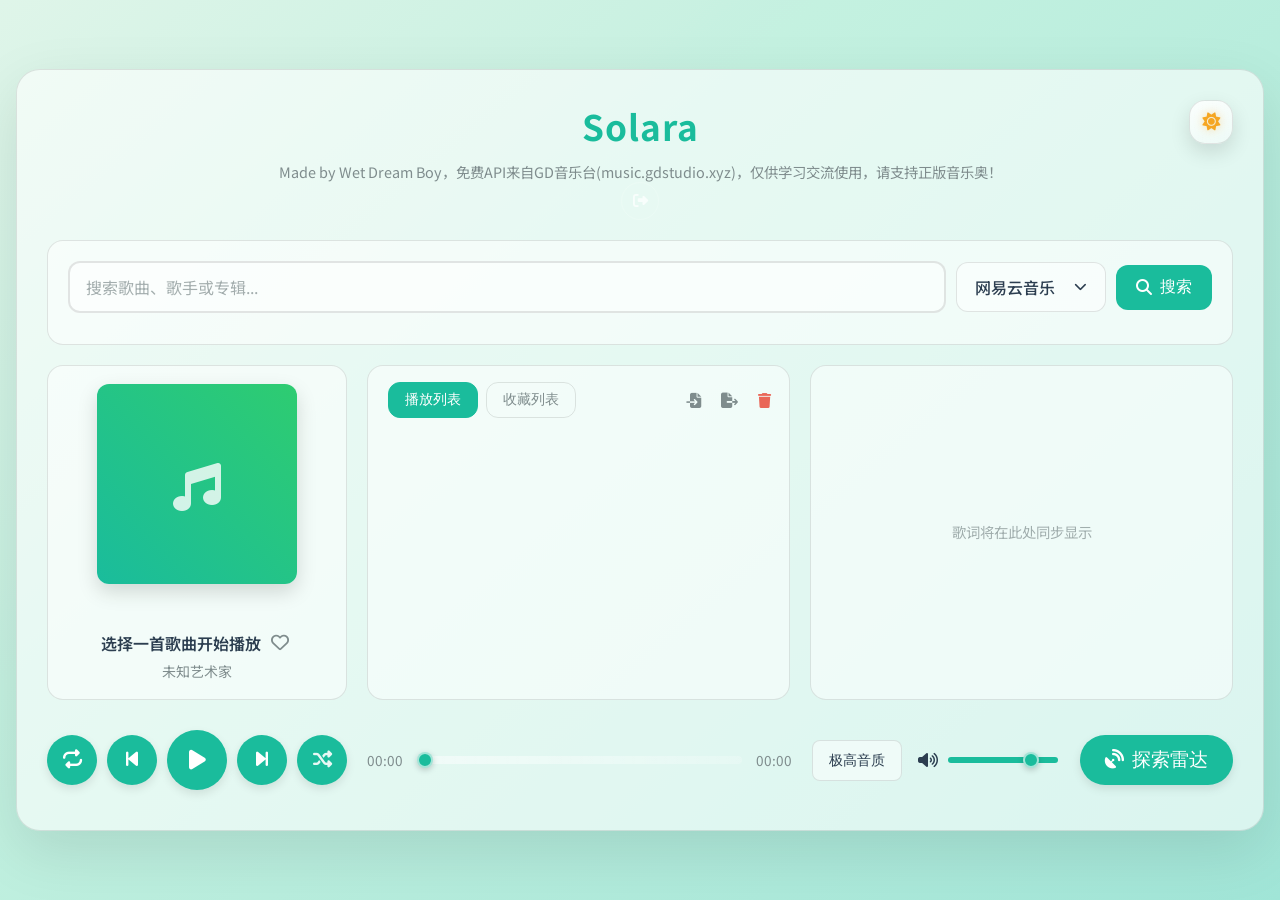
<file: index.html>
<!DOCTYPE html>
<html lang="zh-CN">
<head>
    <meta charset="UTF-8">
    <meta name="viewport" content="width=device-width, initial-scale=1.0, viewport-fit=cover">
    <title>Solara</title>
    <meta name="apple-mobile-web-app-title" content="Solara">
    <link rel="icon" type="image/svg+xml" href="/favicon.svg">
    <link rel="icon" type="image/png" sizes="32x32" href="/favicon.png">
    <link rel="shortcut icon" href="/favicon.png">
    <link rel="mask-icon" href="/favicon.svg" color="#5bbad5">
    <link rel="apple-touch-icon" sizes="180x180" href="/favicon.png">
    <link rel="apple-touch-icon-precomposed" sizes="180x180" href="/favicon.png">
    <link rel="preconnect" href="https://fonts.googleapis.com">
    <link rel="preconnect" href="https://fonts.gstatic.com" crossorigin>
    <link href="https://fonts.googleapis.com/css2?family=Noto+Sans+SC:wght@300;400;500;700&display=swap" rel="stylesheet"
        media="print" onload="this.media='all'">
    <noscript>
        <link href="https://fonts.googleapis.com/css2?family=Noto+Sans+SC:wght@300;400;500;700&display=swap" rel="stylesheet">
    </noscript>
    <link rel="stylesheet" href="https://cdnjs.cloudflare.com/ajax/libs/font-awesome/6.5.2/css/all.min.css" media="print" onload="this.media='all'">
    <noscript><link rel="stylesheet" href="https://cdnjs.cloudflare.com/ajax/libs/font-awesome/6.5.2/css/all.min.css"></noscript>
    <link rel="stylesheet" href="css/style.css">
    <script src="js/i18n.js"></script>
    <script>
        (function () {
            const ua = navigator.userAgent || "";
            const isMobileUA = /android|iphone|ipad|ipod|mobile|blackberry|phone|opera mini|windows phone/i.test(ua);
            const isSmallScreen = typeof window.matchMedia === "function" && window.matchMedia("(max-width: 820px)").matches;
            const isMobile = isMobileUA || isSmallScreen;
            window.__SOLARA_IS_MOBILE = isMobile;
            if (!isMobile) {
                document.documentElement.classList.add("desktop-view");
                const desktopLink = document.createElement("link");
                desktopLink.rel = "stylesheet";
                desktopLink.href = "css/desktop.css";
                desktopLink.id = "desktopStylesheet";
                document.head.appendChild(desktopLink);
                return;
            }
            document.documentElement.classList.add("mobile-view");
            const link = document.createElement("link");
            link.rel = "stylesheet";
            link.href = "css/mobile.css";
            link.id = "mobileStylesheet";
            document.head.appendChild(link);
            const setViewportUnit = () => {
                const viewportHeight = window.visualViewport ? window.visualViewport.height : window.innerHeight;
                document.documentElement.style.setProperty("--mobile-vh", `${viewportHeight}px`);
            };

            const applyBodyClass = () => {
                if (document.body) {
                    document.body.classList.add("mobile-view");
                    setViewportUnit();
                }
            };
            if (document.readyState === "loading") {
                document.addEventListener("DOMContentLoaded", applyBodyClass, { once: true });
            } else {
                applyBodyClass();
            }

            window.addEventListener("resize", setViewportUnit);
            window.addEventListener("orientationchange", setViewportUnit);
            if (window.visualViewport) {
                window.visualViewport.addEventListener("resize", setViewportUnit);
                window.visualViewport.addEventListener("scroll", setViewportUnit);
            }

            setViewportUnit();
        })();
    </script>
    <style id="safari-ios-26-fix">
        /* --- Safari iOS 26 Fix --- */
        html, body {
            margin: 0;
            padding: 0;
            width: 100%;
            overflow-x: hidden;
            box-sizing: border-box;
        }
        .login-shell {
            position: relative;
            left: 50%;
            transform: translateX(-50%);
            margin-inline: auto;
        }
        body {
            padding-left: max(env(safe-area-inset-left), 16px);
            padding-right: max(env(safe-area-inset-right), 16px);
        }
        @supports (height: 100dvh) {
            :root {
                --mobile-vh: 100dvh;
            }
        }
    </style>
    <script>
        (function fixMobileVH(){
            document.documentElement.style.setProperty("--mobile-vh", window.innerHeight + "px");
            window.addEventListener("resize", fixMobileVH);
            window.addEventListener("orientationchange", fixMobileVH);
        })();
    </script>

</head>
<body>
    <div class="background-stage" id="backgroundStage" aria-hidden="true">
        <div class="background-stage__layer background-stage__layer--base" id="backgroundBaseLayer"></div>
        <div class="background-stage__layer background-stage__layer--transition" id="backgroundTransitionLayer"></div>
    </div>
    <div class="container" id="mainContainer">
        <div class="mobile-toolbar" id="mobileToolbar" role="toolbar">
            <button class="mobile-toolbar__button" id="mobileExploreButton" type="button" aria-label="探索雷达">
                <i class="fas fa-satellite-dish" aria-hidden="true"></i>
            </button>
            <div class="mobile-toolbar__title" id="mobileToolbarTitle">Solara</div>
            <div class="mobile-toolbar__actions">
                <button class="mobile-toolbar__button" id="mobileSearchToggle" type="button" aria-label="打开搜索">
                    <i class="fas fa-search" aria-hidden="true"></i>
                </button>
            </div>
        </div>
        <div class="header">
            <h1>Solara</h1>
            <div class="warning">Made by Wet Dream Boy，免费API来自GD音乐台(music.gdstudio.xyz)，仅供学习交流使用，请支持正版音乐奥！</div>
            <div class="header-actions">
                <div class="theme-switch-wrapper">
                    <button id="themeToggleButton" class="theme-toggle-button" type="button" aria-label="切换深浅色模式">
                        <i class="fas fa-sun theme-icon theme-icon--sun" aria-hidden="true"></i>
                        <i class="fas fa-moon theme-icon theme-icon--moon" aria-hidden="true"></i>
                    </button>
                </div>
                <button id="logoutButton" class="logout-button" type="button" aria-label="退出登录" title="退出登录">
                    <i class="fas fa-sign-out-alt" aria-hidden="true"></i>
                </button>
            </div>
        </div>

        <div class="search-area" id="searchArea">
            <button type="button" class="mobile-close-btn" id="mobileSearchClose" aria-label="关闭搜索">
                <i class="fas fa-times" aria-hidden="true"></i>
            </button>
            <div class="search-container">
                <label for="searchInput" class="sr-only">搜索歌曲、歌手或专辑</label>
                <input type="text" id="searchInput" class="search-input"
                    placeholder="搜索歌曲、歌手或专辑..."
                    autocomplete="off" autocapitalize="off" spellcheck="false"
                    inputmode="search" enterkeyhint="search">
                <div class="source-select-wrapper" id="sourceSelectWrapper">
                    <button id="sourceSelectButton" class="source-select-btn" type="button" aria-haspopup="listbox" aria-expanded="false">
                        <span id="sourceSelectLabel">网易云音乐</span>
                        <i class="fas fa-chevron-down caret-icon" aria-hidden="true"></i>
                    </button>
                    <div id="sourceMenu" class="source-menu" role="listbox" aria-labelledby="sourceSelectButton"></div>
                </div>
                <button id="searchBtn" class="search-btn">
                    <i class="fas fa-search"></i>
                    <span>搜索</span>
                </button>
            </div>
            <div id="searchResults" class="search-results">
                <div class="search-results-toolbar">
                    <div class="import-dropdown">
                        <button
                            id="importSelectedBtn"
                            class="import-selected-btn"
                            type="button"
                            disabled
                            aria-haspopup="menu"
                            aria-expanded="false"
                        >
                            <i class="fas fa-file-import" aria-hidden="true"></i>
                            <span class="import-selected-label">导入已选</span>
                            <span id="importSelectedCount" class="import-selected-count" aria-hidden="true"></span>
                            <i class="fas fa-caret-down import-dropdown-caret" aria-hidden="true"></i>
                        </button>
                        <div class="import-dropdown-menu" id="importSelectedMenu" role="menu" hidden>
                            <button id="importToPlaylist" class="import-dropdown-item" type="button" role="menuitem">
                                导入到播放列表
                            </button>
                            <button id="importToFavorites" class="import-dropdown-item" type="button" role="menuitem">
                                导入到收藏列表
                            </button>
                        </div>
                    </div>
                </div>
                <div id="searchResultsList" class="search-results-list"></div>
            </div>
        </div>

        <div class="main-content">
            <div class="cover-area">
                <div class="mobile-turntable" id="mobileTurntable">
                    <div class="mobile-turntable__platter">
                        <div class="album-cover" id="albumCover">
                            <div class="placeholder">
                                <i class="fas fa-music"></i>
                            </div>
                        </div>
                    </div>
                </div>
                <div class="mobile-inline-lyrics" id="mobileInlineLyrics" aria-hidden="true">
                    <div class="mobile-inline-lyrics__hint">
                        <i class="fas fa-arrow-left"></i>
                        轻触返回封面
                    </div>
                    <div class="mobile-inline-lyrics__scroll" id="mobileInlineLyricsScroll">
                        <div class="mobile-inline-lyrics__content" id="mobileInlineLyricsContent"></div>
                    </div>
                </div>
                <div class="current-song-info">
                    <div class="current-song-title-row">
                        <span class="current-song-title" id="currentSongTitle">选择一首歌曲开始播放</span>
                        <button
                            class="favorite-toggle current-favorite-btn"
                            id="currentFavoriteToggle"
                            type="button"
                            aria-label="收藏当前歌曲"
                            title="收藏当前歌曲"
                        >
                            <i class="far fa-heart" aria-hidden="true"></i>
                        </button>
                    </div>
                    <div class="current-song-artist" id="currentSongArtist">未知艺术家</div>
                    <button class="mobile-quality-chip" id="mobileQualityToggle" type="button" aria-haspopup="menu" aria-expanded="false">
                        <span id="mobileQualityLabel">极高音质</span>
                        <i class="fas fa-chevron-down" aria-hidden="true"></i>
                    </button>
                </div>
            </div>

            <div class="mobile-panel" id="mobilePanel">
                <div class="mobile-panel-header" id="mobilePanelHeader">
                    <div class="mobile-panel-handle" aria-hidden="true"></div>
                    <div class="playlist-tabs" role="tablist">
                        <button
                            id="mobilePlaylistTab"
                            class="playlist-tab active"
                            type="button"
                            role="tab"
                            aria-selected="true"
                            data-target="playlist"
                        >
                            播放列表
                        </button>
                        <button
                            id="mobileFavoritesTab"
                            class="playlist-tab"
                            type="button"
                            role="tab"
                            aria-selected="false"
                            data-target="favorites"
                        >
                            收藏列表
                        </button>
                    </div>
                    <div class="mobile-panel-actions">
                        <div class="mobile-actions-group" id="mobilePlaylistActions" role="group" aria-label="播放列表操作" aria-hidden="false">
                            <button
                                id="mobileImportPlaylistBtn"
                                class="mobile-panel-action-btn"
                                type="button"
                                aria-label="导入播放列表"
                                title="导入播放列表"
                            >
                                <i class="fas fa-file-import" aria-hidden="true"></i>
                            </button>
                            <button
                                id="mobileExportPlaylistBtn"
                                class="mobile-panel-action-btn"
                                type="button"
                                aria-label="导出播放列表"
                                title="导出播放列表"
                                aria-disabled="true"
                                disabled
                            >
                                <i class="fas fa-file-export" aria-hidden="true"></i>
                            </button>
                            <button
                                id="mobileClearPlaylistBtn"
                                class="mobile-panel-action-btn mobile-panel-clear-btn"
                                type="button"
                                aria-label="清空播放列表"
                                title="清空播放列表"
                                onclick="clearPlaylist()"
                                hidden
                                aria-hidden="true"
                            >
                                <i class="fas fa-trash" aria-hidden="true"></i>
                            </button>
                        </div>
                        <div class="mobile-actions-group" id="mobileFavoritesActions" role="group" aria-label="收藏列表操作" hidden aria-hidden="true">
                            <button
                                id="mobileAddAllFavoritesBtn"
                                class="mobile-panel-action-btn"
                                type="button"
                                aria-label="全部添加到播放列表"
                                title="全部添加到播放列表"
                            >
                                <i class="fas fa-plus-circle" aria-hidden="true"></i>
                            </button>
                            <button
                                id="mobileImportFavoritesBtn"
                                class="mobile-panel-action-btn"
                                type="button"
                                aria-label="导入收藏列表"
                                title="导入收藏列表"
                            >
                                <i class="fas fa-file-import" aria-hidden="true"></i>
                            </button>
                            <button
                                id="mobileExportFavoritesBtn"
                                class="mobile-panel-action-btn"
                                type="button"
                                aria-label="导出收藏列表"
                                title="导出收藏列表"
                                aria-disabled="true"
                                disabled
                            >
                                <i class="fas fa-file-export" aria-hidden="true"></i>
                            </button>
                            <button
                                id="mobileClearFavoritesBtn"
                                class="mobile-panel-action-btn mobile-panel-clear-btn"
                                type="button"
                                aria-label="清空收藏列表"
                                title="清空收藏列表"
                            >
                                <i class="fas fa-trash" aria-hidden="true"></i>
                            </button>
                        </div>
                        <button id="mobilePanelClose" class="mobile-close-btn mobile-panel-action-btn" type="button" aria-label="收起播放面板">
                            <i class="fas fa-chevron-down" aria-hidden="true"></i>
                        </button>
                    </div>
                </div>

                <div class="playlist active empty" id="playlist" role="tabpanel" aria-labelledby="playlistTab">
                    <div class="playlist-header">
                        <div class="playlist-tabs" role="tablist">
                            <button
                                id="playlistTab"
                                class="playlist-tab active"
                                type="button"
                                role="tab"
                                aria-selected="true"
                                data-target="playlist"
                            >播放列表</button>
                            <button
                                id="favoritesTab"
                                class="playlist-tab"
                                type="button"
                                role="tab"
                                aria-selected="false"
                                data-target="favorites"
                            >收藏列表</button>
                        </div>
                        <div class="playlist-actions-tray" role="group" aria-label="播放列表操作">
                            <input
                                id="importPlaylistInput"
                                class="playlist-import-input"
                                type="file"
                                accept="application/json"
                                hidden
                            />
                            <button
                                class="playlist-action-btn playlist-action-btn--import"
                                id="importPlaylistBtn"
                                type="button"
                                title="导入播放列表"
                                aria-label="导入播放列表"
                            >
                                <i class="fas fa-file-import" aria-hidden="true"></i>
                            </button>
                            <button
                                class="playlist-action-btn playlist-action-btn--export"
                                id="exportPlaylistBtn"
                                type="button"
                                title="导出播放列表"
                                aria-label="导出播放列表"
                            >
                                <i class="fas fa-file-export" aria-hidden="true"></i>
                            </button>
                            <button
                                class="playlist-action-btn playlist-action-btn--clear clear-playlist-btn"
                                id="clearPlaylistBtn"
                                type="button"
                                onclick="clearPlaylist()"
                                title="清空播放列表"
                                aria-label="清空播放列表"
                            >
                                <i class="fas fa-trash" aria-hidden="true"></i>
                            </button>
                        </div>
                    </div>
                    <div class="playlist-scroll">
                        <div class="playlist-items" id="playlistItems"></div>
                    </div>
                </div>
                <div class="playlist favorites empty" id="favorites" role="tabpanel" aria-labelledby="favoritesTab" hidden>
                    <div class="playlist-header">
                        <div class="playlist-tabs" role="tablist">
                            <button
                                id="playlistTabSecondary"
                                class="playlist-tab active"
                                type="button"
                                role="tab"
                                aria-selected="true"
                                data-target="playlist"
                            >播放列表</button>
                            <button
                                id="favoritesTabSecondary"
                                class="playlist-tab"
                                type="button"
                                role="tab"
                                aria-selected="false"
                                data-target="favorites"
                            >收藏列表</button>
                        </div>
                        <div class="playlist-actions-tray" role="group" aria-label="收藏列表操作">
                            <button
                                class="playlist-action-btn"
                                id="addAllFavoritesBtn"
                                type="button"
                                title="全部添加到播放列表"
                                aria-label="全部添加到播放列表"
                            >
                                <i class="fas fa-plus-circle" aria-hidden="true"></i>
                            </button>
                            <input
                                id="importFavoritesInput"
                                class="playlist-import-input"
                                type="file"
                                accept="application/json"
                                hidden
                            />
                            <button
                                class="playlist-action-btn"
                                id="importFavoritesBtn"
                                type="button"
                                title="导入收藏列表"
                                aria-label="导入收藏列表"
                            >
                                <i class="fas fa-file-import" aria-hidden="true"></i>
                            </button>
                            <button
                                class="playlist-action-btn"
                                id="exportFavoritesBtn"
                                type="button"
                                title="导出收藏列表"
                                aria-label="导出收藏列表"
                            >
                                <i class="fas fa-file-export" aria-hidden="true"></i>
                            </button>
                            <button
                                class="playlist-action-btn playlist-action-btn--clear"
                                id="clearFavoritesBtn"
                                type="button"
                                title="清空收藏列表"
                                aria-label="清空收藏列表"
                            >
                                <i class="fas fa-trash" aria-hidden="true"></i>
                            </button>
                        </div>
                    </div>
                    <div class="playlist-scroll">
                        <div class="playlist-items" id="favoriteItems"></div>
                    </div>
                </div>
                <div class="lyrics empty" id="lyrics" data-placeholder="default">
                    <div class="lyrics-scroll" id="lyricsScroll">
                        <div class="lyrics-content" id="lyricsContent"></div>
                    </div>
                </div>
            </div>
        </div>

        <div class="controls">
            <div class="transport-controls">
                <button class="play-mode-btn transport-button transport-button--mode" id="playModeBtn" type="button" title="播放模式">
                    <i class="fas fa-repeat"></i>
                </button>
                <button class="transport-button transport-button--prev" onclick="playPrevious()" type="button" title="上一曲"><i class="fas fa-backward-step"></i></button>
                <button class="transport-button transport-button--play" id="playPauseBtn" type="button" title="播放 / 暂停"><i class="fas fa-play"></i></button>
                <button class="transport-button transport-button--next" onclick="playNext()" type="button" title="下一曲"><i class="fas fa-forward-step"></i></button>
                <button class="transport-button transport-button--queue" id="mobileQueueToggle" type="button" title="打开播放列表" aria-label="打开播放列表"><i class="fas fa-bars"></i></button>
                <button class="transport-button transport-button--shuffle" id="shuffleToggleBtn" type="button" title="随机播放" aria-label="切换随机播放"><i class="fas fa-shuffle shuffle-icon shuffle-icon--off"></i></button>
            </div>
            <div class="progress-container">
                <span id="currentTimeDisplay">00:00</span>
                <input type="range" id="progressBar" min="0" max="0" step="0.1" value="0">
                <span id="durationDisplay">00:00</span>
            </div>
            <div class="control-trailing">
                <div class="audio-tools">
                    <div class="player-quality">
                        <button id="qualityToggle" class="player-quality-btn" type="button">
                            <span id="qualityLabel">极高音质</span>
                        </button>
                        <div id="playerQualityMenu" class="player-quality-menu"></div>
                    </div>
                    <div class="volume-container">
                        <i id="volumeIcon" class="fas fa-volume-up"></i>
                        <input type="range" id="volumeSlider" min="0" max="1" step="0.01" value="0.8">
                    </div>
                </div>
                <button id="loadOnlineBtn" title="聚合所有雷达，探索新音乐">
                    <span class="btn-text"><i class="fas fa-satellite-dish"></i> 探索雷达</span>
                    <span class="loader" style="display: none;"></span>
                </button>
            </div>
        </div>
    </div>

    <div class="mobile-overlay-scrim" id="mobileOverlayScrim"></div>

    <audio id="audioPlayer" preload="metadata" playsinline crossorigin="anonymous"></audio>

<!-- 通知容器 -->
<div id="notification" class="notification" role="status" aria-live="polite"></div>

<!-- 调试信息容器 -->
<div id="debugInfo" class="debug-info"></div>

<script src="https://code.jquery.com/jquery-3.6.0.min.js" defer></script>
<script src="js/index.js" defer></script>
<script>
    if (window.__SOLARA_IS_MOBILE) {
        const mobileScript = document.createElement('script');
        mobileScript.src = 'js/mobile.js';
        mobileScript.async = false;
        mobileScript.defer = false;
        document.body.appendChild(mobileScript);
    }
</script>
</body>
</html>
</file>
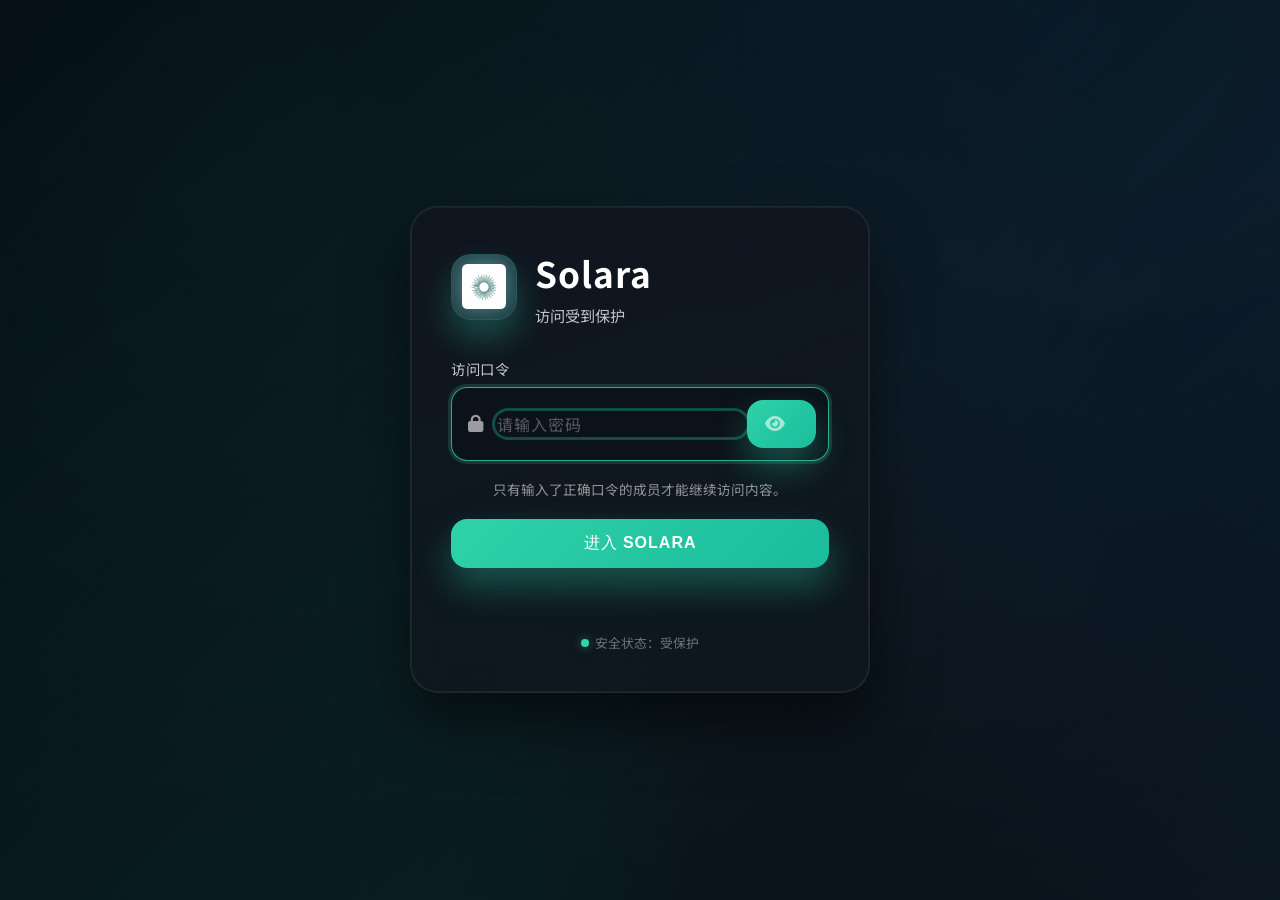
<file: login.html>
<!DOCTYPE html>
<html lang="zh-CN" class="login-page-root">
<head>
  <meta charset="UTF-8">
  <meta name="viewport" content="width=device-width, initial-scale=1.0, viewport-fit=cover">
  <title>登录 - Solara</title>
  <link rel="icon" type="image/svg+xml" href="/favicon.svg">
  <link rel="icon" type="image/png" sizes="32x32" href="/favicon.png">
  <link rel="apple-touch-icon" sizes="180x180" href="/favicon.png">
  <link rel="preconnect" href="https://fonts.googleapis.com">
  <link rel="preconnect" href="https://fonts.gstatic.com" crossorigin>
  <link href="https://fonts.googleapis.com/css2?family=Noto+Sans+SC:wght@300;400;500;700&display=swap" rel="stylesheet"
    media="print" onload="this.media='all'">
  <noscript>
    <link href="https://fonts.googleapis.com/css2?family=Noto+Sans+SC:wght@300;400;500;700&display=swap" rel="stylesheet">
  </noscript>
  <link rel="stylesheet" href="https://cdnjs.cloudflare.com/ajax/libs/font-awesome/6.5.2/css/all.min.css" media="print" onload="this.media='all'">
  <noscript>
    <link rel="stylesheet" href="https://cdnjs.cloudflare.com/ajax/libs/font-awesome/6.5.2/css/all.min.css">
  </noscript>
  <link rel="stylesheet" href="css/style.css">
  <script src="js/i18n.js"></script>
  <script>
    (function () {
      const ua = navigator.userAgent || "";
      const isMobileUA = /android|iphone|ipad|ipod|mobile|blackberry|phone|opera mini|windows phone/i.test(ua);
      const isSmallScreen = typeof window.matchMedia === "function" && window.matchMedia("(max-width: 820px)").matches;
      const isMobile = isMobileUA || isSmallScreen;
      window.__SOLARA_IS_MOBILE = isMobile;
      if (!isMobile) {
        document.documentElement.classList.add("desktop-view");
        const desktopLink = document.createElement("link");
        desktopLink.rel = "stylesheet";
        desktopLink.href = "css/desktop.css";
        desktopLink.id = "desktopStylesheet";
        document.head.appendChild(desktopLink);
        return;
      }
      document.documentElement.classList.add("mobile-view");
      const link = document.createElement("link");
      link.rel = "stylesheet";
      link.href = "css/mobile.css";
      link.id = "mobileStylesheet";
      document.head.appendChild(link);
      const setViewportUnit = () => {
        const viewportHeight = window.visualViewport ? window.visualViewport.height : window.innerHeight;
        if (typeof viewportHeight === "number" && !Number.isNaN(viewportHeight)) {
          document.documentElement.style.setProperty("--mobile-vh", `${viewportHeight}px`);
        }
      };
      const updateLoginLayout = () => {
        const body = document.body;
        const viewport = window.visualViewport;
        const rawWidth = viewport ? viewport.width : window.innerWidth;
        const hasNumericWidth = typeof rawWidth === "number" && !Number.isNaN(rawWidth);
        const fallbackWidth = window.innerWidth || document.documentElement.clientWidth || 0;
        const width = hasNumericWidth ? rawWidth : fallbackWidth;
        const orientationQuery = typeof window.matchMedia === "function" ? window.matchMedia("(orientation: portrait)") : null;
        const isPortrait = orientationQuery ? orientationQuery.matches : window.innerHeight >= window.innerWidth;
        const isNarrow = width <= 820;
        if (body) {
          body.classList.toggle("portrait-mobile", Boolean(isPortrait && isNarrow));
        }
        let scale = 1;
        if (width) {
          if (isPortrait && width < 430) {
            scale = Math.min(1, Math.max(0.8, width / 430));
          } else if (!isPortrait && width < 540) {
            scale = Math.min(1, Math.max(0.85, width / 540));
          }
        }
        document.documentElement.style.setProperty("--login-scale", scale.toFixed(4));
      };
      const handleLayoutChange = () => {
        setViewportUnit();
        updateLoginLayout();
      };
      const applyBodyClass = () => {
        if (document.body) {
          document.body.classList.add("mobile-view");
        }
        handleLayoutChange();
      };
      if (document.readyState === "loading") {
        document.addEventListener("DOMContentLoaded", applyBodyClass, { once: true });
      } else {
        applyBodyClass();
      }
      window.addEventListener("resize", handleLayoutChange);
      window.addEventListener("orientationchange", handleLayoutChange);
      if (window.visualViewport) {
        window.visualViewport.addEventListener("resize", handleLayoutChange);
        window.visualViewport.addEventListener("scroll", handleLayoutChange);
      }
      handleLayoutChange();
    })();
  </script>
  <style>
    :root {
      --login-scale: 1;
    }

    html.login-page-root {
      min-height: var(--mobile-vh, 100dvh);
      height: auto;
    }

    html.login-page-root,
    body.login-page {
      overflow-x: hidden;
    }

    html.login-page-root.mobile-view {
      height: auto;
      overflow-y: auto;
    }

    body.login-page {
      position: relative;
      margin: 0;
      padding: clamp(16px, 4vw, 40px);
      font-family: 'Noto Sans SC', 'Segoe UI', Arial, sans-serif;
      display: flex;
      justify-content: center !important;
      align-items: center !important;
      min-height: var(--mobile-vh, 100dvh);
      color: var(--text-color);
      background: radial-gradient(circle at 20% 20%, rgba(26, 188, 156, 0.35), transparent 55%),
                  radial-gradient(circle at 80% 0%, rgba(52, 152, 219, 0.28), transparent 50%),
                  #07090f;
      overflow-x: hidden;
      overflow-y: auto;
    }

    body.login-page.mobile-view {
      position: static;
      inset: auto;
      width: auto;
      height: auto;
      min-height: var(--mobile-vh, 100dvh);
      padding: calc(env(safe-area-inset-top, 0px) + clamp(18px, 6vw, 32px))
               clamp(18px, 6vw, 32px)
               calc(env(safe-area-inset-bottom, 0px) + clamp(24px, 7vw, 36px));
      display: flex;
      flex-direction: column;
      justify-content: center;
      align-items: center;
      overflow-y: auto;
    }

    body.login-page.mobile-view.portrait-mobile {
      padding: calc(env(safe-area-inset-top, 0px) + clamp(20px, 8vw, 32px))
               clamp(18px, 7vw, 28px)
               calc(env(safe-area-inset-bottom, 0px) + clamp(26px, 9vw, 38px));
    }

    body.login-page.mobile-view .background-stage {
      display: block;
    }

    .background-stage {
      position: fixed;
      inset: 0;
      width: 100%;
      max-width: 100vw;
      box-sizing: border-box;
      overflow: hidden;
      pointer-events: none;
      z-index: -2;
    }

    .background-stage__layer {
      position: absolute;
      inset: -40% -20%;
      filter: blur(110px);
      opacity: 0.8;
      transform: rotate(5deg);
      background: conic-gradient(from 180deg,
        rgba(26, 188, 156, 0.55),
        rgba(64, 224, 208, 0.35),
        rgba(52, 152, 219, 0.4),
        rgba(17, 17, 23, 0.8));
      animation: auroraShift 18s ease-in-out infinite alternate;
    }

    .background-stage__layer::after {
      content: "";
      position: absolute;
      inset: 20% 18% 15% 25%;
      border-radius: 50%;
      background: radial-gradient(circle, rgba(255, 255, 255, 0.18), transparent 60%);
      animation: pulse 12s ease-in-out infinite;
    }

    .background-stage__overlay {
      position: absolute;
      inset: 0;
      background: linear-gradient(135deg, rgba(5, 10, 18, 0.92) 0%, rgba(8, 17, 24, 0.65) 100%);
      z-index: 1;
    }

    @keyframes auroraShift {
      0% { transform: translateY(-5%) rotate(8deg) scale(1.1); }
      50% { transform: translateY(3%) rotate(2deg) scale(1.05); }
      100% { transform: translateY(-2%) rotate(-4deg) scale(1.12); }
    }

    @keyframes pulse {
      0%, 100% { opacity: 0.45; transform: scale(1); }
      50% { opacity: 0.8; transform: scale(1.1); }
    }

    .login-shell {
      position: relative;
      width: min(460px, 100%);
      z-index: 2;
      display: flex;
      align-items: center;
      justify-content: center;
      margin-inline: auto;
      min-height: calc(var(--mobile-vh, 100dvh) - env(safe-area-inset-top, 0px) - env(safe-area-inset-bottom, 0px));
    }

    html.desktop-view .login-shell {
      min-height: auto;
    }

    body.login-page.mobile-view .login-shell {
      width: 100%;
      max-width: 440px;
      padding: 0;
      min-height: auto;
      flex: 1 1 auto;
    }

    body.login-page.mobile-view.portrait-mobile .login-shell {
      min-height: auto;
    }

    .login-container {
      background: linear-gradient(160deg, rgba(17, 21, 32, 0.9) 0%, rgba(14, 24, 29, 0.78) 100%);
      border-radius: 28px;
      padding: clamp(28px, 5vw, 40px);
      border: 1px solid rgba(255, 255, 255, 0.08);
      box-shadow:
        0 30px 60px rgba(0, 0, 0, 0.55),
        inset 0 0 0 1px rgba(255, 255, 255, 0.05);
      display: flex;
      flex-direction: column;
      gap: clamp(20px, 4vw, 32px);
      backdrop-filter: blur(18px);
      -webkit-backdrop-filter: blur(18px);
      color: #f2f6f9;
      width: 100%;
      box-sizing: border-box;
      transform: scale(var(--login-scale));
      transform-origin: center;
      transition: transform 0.25s ease;
      will-change: transform;
      margin-inline: auto;
    }

    body.login-page.mobile-view.portrait-mobile .login-container {
      justify-content: center;
    }

    .login-header {
      display: flex;
      align-items: center;
      gap: 18px;
    }

    .logo-circle {
      width: 64px;
      height: 64px;
      border-radius: 20px;
      background: linear-gradient(145deg, rgba(34, 48, 63, 0.85), rgba(22, 36, 48, 0.95));
      border: 1px solid rgba(82, 233, 210, 0.25);
      display: flex;
      align-items: center;
      justify-content: center;
      box-shadow:
        0 18px 32px rgba(51, 211, 175, 0.28),
        inset 0 0 18px rgba(82, 233, 210, 0.22);
      overflow: hidden;
    }

    .logo-circle img {
      width: 70%;
      height: 70%;
      object-fit: contain;
      filter: brightness(0) invert(1) drop-shadow(0 0 10px rgba(146, 255, 236, 0.6));
    }

    .title-group {
      display: flex;
      flex-direction: column;
      gap: 6px;
    }

    .login-title {
      font-size: clamp(1.9rem, 3vw, 2.2rem);
      font-weight: 700;
      margin: 0;
      letter-spacing: 1px;
      color: #ffffff;
    }

    .login-desc {
      margin: 0;
      color: rgba(255, 255, 255, 0.75);
      font-size: 0.95rem;
    }

    .login-form {
      display: flex;
      flex-direction: column;
      gap: 18px;
    }

    .field {
      display: flex;
      flex-direction: column;
      gap: 8px;
    }

    .field-label {
      font-size: 0.9rem;
      letter-spacing: 0.5px;
      color: rgba(255, 255, 255, 0.76);
    }

    .input-wrapper {
      position: relative;
      display: flex;
      align-items: center;
      background: rgba(12, 18, 24, 0.75);
      border: 1px solid rgba(255, 255, 255, 0.12);
      border-radius: 16px;
      padding: 12px 16px;
      transition: border-color 0.3s ease, box-shadow 0.3s ease;
    }

    .input-wrapper:focus-within {
      border-color: rgba(51, 211, 175, 0.8);
      box-shadow: 0 0 0 3px rgba(51, 211, 175, 0.18);
    }

    .input-wrapper i {
      color: rgba(255, 255, 255, 0.58);
      font-size: 1.1rem;
      margin-right: 12px;
    }

    .login-form input {
      flex: 1;
      background: transparent;
      border: none;
      outline: none;
      color: #ffffff;
      font-size: 1rem;
      font-family: inherit;
      letter-spacing: 1px;
    }

    .login-form input::placeholder {
      color: rgba(255, 255, 255, 0.45);
    }

    .login-hint {
      margin: 0;
      font-size: 0.85rem;
      color: rgba(255, 255, 255, 0.55);
      line-height: 1.6;
      text-align: center;
    }

    .login-form button {
      padding: 14px 18px;
      border: none;
      border-radius: 16px;
      background: linear-gradient(135deg, #2fd2a8, #1abc9c);
      color: #ffffff;
      font-size: 1rem;
      font-weight: 600;
      letter-spacing: 1px;
      text-transform: uppercase;
      cursor: pointer;
      transition: transform var(--transition-base, 220ms ease), box-shadow var(--transition-base, 220ms ease), background 0.3s ease;
      box-shadow: 0 18px 35px rgba(42, 201, 165, 0.35);
      min-height: 48px;
    }

    .login-form button:hover {
      transform: translateY(-2px);
      box-shadow: 0 22px 40px rgba(42, 201, 165, 0.45);
    }

    .login-form button:active {
      transform: translateY(0) scale(0.98);
      box-shadow: 0 14px 28px rgba(42, 201, 165, 0.35);
    }

    .login-form button:focus-visible {
      outline: none;
      box-shadow: 0 0 0 4px rgba(51, 211, 175, 0.45), 0 18px 35px rgba(42, 201, 165, 0.35);
    }

    @media (prefers-reduced-motion: reduce) {
      .background-stage__layer,
      .background-stage__layer::after {
        animation: none;
      }
      .login-form button:hover {
        transform: none;
      }
      .login-form.login-shake {
        animation: none;
      }
    }

    /* 登录抖动动画 */
    @keyframes loginShake {
      0%, 100% { transform: translateX(0); }
      20% { transform: translateX(-6px); }
      40% { transform: translateX(6px); }
      60% { transform: translateX(-4px); }
      80% { transform: translateX(4px); }
    }
    .login-form.login-shake {
      animation: loginShake 0.45s ease;
    }

    /* 提交按钮加载态 */
    .login-form button {
      position: relative;
      overflow: hidden;
    }
    .login-form button.is-loading {
      pointer-events: none;
      opacity: 0.85;
    }
    .login-form button .btn-loader {
      display: inline-flex;
      align-items: center;
      justify-content: center;
    }
    .btn-spinner {
      width: 18px;
      height: 18px;
      border: 2px solid rgba(255, 255, 255, 0.4);
      border-top-color: #fff;
      border-radius: 50%;
      animation: spin 0.7s linear infinite;
    }
    @keyframes spin {
      to { transform: rotate(360deg); }
    }

    /* 密码切换按钮 */
    .password-toggle {
      background: transparent;
      border: none;
      color: rgba(255, 255, 255, 0.55);
      cursor: pointer;
      padding: 6px 10px;
      margin-right: -4px;
      display: inline-flex;
      align-items: center;
      justify-content: center;
      transition: color 0.2s;
      font-size: 0.95rem;
      flex-shrink: 0;
    }
    .password-toggle:hover,
    .password-toggle:focus-visible {
      color: #fff;
      outline: none;
    }
    .input-wrapper {
      position: relative;
      display: flex;
      align-items: center;
      background: rgba(12, 18, 24, 0.75);
      border: 1px solid rgba(255, 255, 255, 0.12);
      border-radius: 16px;
      padding: 12px 16px;
      transition: border-color 0.3s ease, box-shadow 0.3s ease;
    }

    .login-footer-hint {
      margin: 0;
      font-size: 0.8rem;
      color: rgba(255, 255, 255, 0.5);
      text-align: center;
      min-height: 1.2em;
    }

    .login-footer {
      display: flex;
      justify-content: center;
      align-items: center;
      font-size: 0.8rem;
      color: rgba(255, 255, 255, 0.4);
      text-align: center;
    }

    .login-footer .status-dot {
      display: inline-flex;
      width: 8px;
      height: 8px;
      border-radius: 50%;
      background: #33d3af;
      box-shadow: 0 0 10px rgba(51, 211, 175, 0.5);
    }

    .login-footer .status-message {
      display: inline-flex;
      align-items: center;
      gap: 6px;
    }

    @media (max-width: 768px) {
      body.login-page {
        padding: clamp(16px, 4vw, 24px);
      }

      .login-container {
        border-radius: 22px;
        padding: clamp(24px, 6vw, 32px);
        gap: 22px;
      }

      .login-header {
        gap: 14px;
      }

      .logo-circle {
        width: 56px;
        height: 56px;
      }

      .login-footer {
        flex-direction: column;
        align-items: center;
        gap: 8px;
      }
    }

    @media (max-width: 480px) {
      body.login-page {
        padding: clamp(16px, 7vw, 24px);
      }

      body.login-page.mobile-view {
        padding: calc(env(safe-area-inset-top, 0px) + clamp(16px, 7vw, 24px))
                 clamp(16px, 7vw, 24px)
                 calc(env(safe-area-inset-bottom, 0px) + clamp(22px, 8vw, 30px));
      }

      body.login-page .login-shell {
        width: 100%;
        max-width: 420px;
      }

      body.login-page .login-container {
        padding: clamp(24px, 7vw, 32px);
      }

      .login-footer {
        flex-direction: column;
        align-items: center;
        gap: 10px;
      }
    }
  </style>
</head>
<body class="login-page">
  <div class="background-stage">
    <div class="background-stage__layer"></div>
    <div class="background-stage__overlay"></div>
  </div>
  <main class="login-shell">
    <section class="login-container">
      <header class="login-header">
        <div class="logo-circle" aria-hidden="true">
          <img src="/favicon.svg" alt="">
        </div>
        <div class="title-group">
          <h1 class="login-title">Solara</h1>
          <p class="login-desc">访问受到保护</p>
        </div>
      </header>
      <form class="login-form" id="login-form">
        <div class="field">
          <label for="password" class="field-label">访问口令</label>
<div class="input-wrapper">
                <i class="fa-solid fa-lock" aria-hidden="true"></i>
                <input type="password" id="password" placeholder="请输入密码"
                    autocomplete="current-password" autocapitalize="off" autocorrect="off"
                    spellcheck="false" inputmode="text" required
                    aria-describedby="login-hint">
                <button type="button" class="password-toggle" id="passwordToggle" aria-label="显示密码" tabindex="-1">
                    <i class="fa-solid fa-eye" aria-hidden="true"></i>
                </button>
            </div>
        </div>
        <p class="login-hint" id="login-hint">只有输入了正确口令的成员才能继续访问内容。</p>
        <button type="submit" id="loginSubmitBtn">
            <span class="btn-text">进入 Solara</span>
            <span class="btn-loader" aria-hidden="true" style="display:none;">
                <span class="btn-spinner"></span>
            </span>
        </button>
        <p class="login-footer-hint" id="loginFooterHint"></p>
      </form>
      <footer class="login-footer" aria-live="polite">
        <span class="status-message"><span class="status-dot" aria-hidden="true"></span>安全状态：受保护</span>
      </footer>
    </section>
  </main>
  <div id="notification" class="notification" role="status" aria-live="polite"></div>
  <script>
    // 清理残留的 authExpiry 死代码（SHA-256 方案不再使用）
    try { localStorage.removeItem("authExpiry"); } catch (_) { /* noop */ }

    const notification = document.getElementById("notification");
    let notificationTimer;
    const showNotification = (message, type = "success") => {
      if (!notification) {
        if (typeof window.alert === "function") window.alert(message);
        return;
      }
      notification.textContent = message;
      notification.className = `notification ${type}`;
      notification.classList.add("show");
      if (notificationTimer) clearTimeout(notificationTimer);
      notificationTimer = window.setTimeout(() => notification.classList.remove("show"), 3000);
    };

    function setLoginLoading(isLoading) {
      const btn = document.getElementById("loginSubmitBtn");
      if (!btn) return;
      btn.disabled = isLoading;
      btn.classList.toggle("is-loading", isLoading);
      const text = btn.querySelector(".btn-text");
      const loader = btn.querySelector(".btn-loader");
      if (text) text.style.display = isLoading ? "none" : "";
      if (loader) loader.style.display = isLoading ? "inline-flex" : "none";
    }

    function shakeForm() {
      const form = document.getElementById("login-form");
      if (!form) return;
      form.classList.add("login-shake");
      form.addEventListener("animationend", function handler() {
        form.classList.remove("login-shake");
        form.removeEventListener("animationend", handler);
      });
    }

    document.getElementById("login-form")?.addEventListener("submit", async (event) => {
      event.preventDefault();
      const pwdInput = document.getElementById("password");
      const password = pwdInput instanceof HTMLInputElement ? pwdInput.value : "";
      if (!password) {
        showNotification("请输入口令", "error");
        shakeForm();
        return;
      }
      setLoginLoading(true);
      try {
        const response = await fetch("/api/login", {
          method: "POST",
          headers: { "Content-Type": "application/json" },
          credentials: "include",
          body: JSON.stringify({ password }),
        });
        if (response.ok) {
          window.location.href = "/";
          return;
        }
        const data = await response.json().catch(() => ({}));
        if (response.status === 429) {
          const retry = data?.retryAfter ? Math.ceil(data.retryAfter) + "秒" : "几分钟";
          showNotification("会话已锁定，请" + retry + "后再试", "error");
        } else {
          showNotification("密码错误，请重试", "error");
        }
        shakeForm();
        if (pwdInput) {
          pwdInput.value = "";
          pwdInput.focus();
        }
      } catch (error) {
        console.error(error);
        showNotification("登录出错，请稍后再试", "error");
      } finally {
        setLoginLoading(false);
      }
    });

    // 密码显示/隐藏切换
    document.getElementById("passwordToggle")?.addEventListener("click", () => {
      const pwdInput = document.getElementById("password");
      const toggle = document.getElementById("passwordToggle");
      if (!pwdInput || !toggle) return;
      const isPassword = pwdInput.type === "password";
      pwdInput.type = isPassword ? "text" : "password";
      const icon = toggle.querySelector("i");
      if (icon) {
        icon.className = isPassword ? "fa-solid fa-eye-slash" : "fa-solid fa-eye";
      }
      toggle.setAttribute("aria-label", isPassword ? "隐藏密码" : "显示密码");
    });

    // 自动聚焦
    setTimeout(() => document.getElementById("password")?.focus(), 150);
  </script>
  </script>
</body>
</html>
</file>
<file: css/style.css>
:root {
    --font-main: 'Noto Sans SC', 'Segoe UI', Arial, sans-serif;
    --bg-gradient: linear-gradient(140deg, #e0f5e9 0%, #c6f0e0 35%, #a3e4d7 100%);
    --bg-gradient-next: var(--bg-gradient);
    --container-bg: rgba(255, 255, 255, 0.6);
    --container-shadow: rgba(0, 0, 0, 0.1);
    --backdrop-blur: 12px;
    --text-color: #2c3e50;
    --text-secondary-color: #7f8c8d;
    --primary-color: #1abc9c;
    --primary-color-dark: #12836d;
    --warning-color: #e74c3c;
    --success-color: #2ecc71;
    --success-color-hover: #27ae60;
    --item-hover-bg: rgba(26, 188, 156, 0.1);
    --item-current-bg: rgba(26, 188, 156, 0.2);
    --item-current-text: var(--primary-color);
    --border-color: rgba(0, 0, 0, 0.1);
    --lyrics-highlight-bg: rgba(46, 204, 113, 0.12);
    --lyrics-highlight-text: #1e9f78;
    --lyrics-highlight-shadow: rgba(46, 204, 113, 0.18);
    --component-bg: rgba(255, 255, 255, 0.5);
    --scrollbar-thumb-bg: rgba(0, 0, 0, 0.2);
    --scrollbar-track-bg: transparent;
    --focus-ring: 0 0 0 3px rgba(26, 188, 156, 0.35);
    --focus-ring-danger: 0 0 0 3px rgba(231, 76, 60, 0.35);
    --transition-fast: 150ms ease;
    --transition-base: 220ms ease;
    --transition-slow: 320ms ease;
    --skeleton-bg: rgba(0, 0, 0, 0.06);
    --skeleton-shimmer: rgba(255, 255, 255, 0.5);
}

.dark-mode {
    --bg-gradient: linear-gradient(135deg, #0b1d1b 0%, #0f2f2c 45%, #123c36 100%);
    --container-bg: rgba(30, 30, 30, 0.6);
    --container-shadow: rgba(0, 0, 0, 0.3);
    --text-color: #ecf0f1;
    --text-secondary-color: #95a5a6;
    --primary-color: #1abc9c;
    --primary-color-dark: #17a589;
    --item-hover-bg: rgba(26, 188, 156, 0.1);
    --item-current-bg: rgba(26, 188, 156, 0.2);
    --border-color: rgba(255, 255, 255, 0.15);
    --lyrics-highlight-bg: rgba(26, 188, 156, 0.12);
    --lyrics-highlight-text: #34d1b6;
    --component-bg: rgba(44, 44, 44, 0.5);
    --scrollbar-thumb-bg: rgba(255, 255, 255, 0.2);
    --success-color-hover: #1f8a4f;
    --skeleton-bg: rgba(255, 255, 255, 0.08);
    --skeleton-shimmer: rgba(255, 255, 255, 0.18);
}

.dark-mode .source-menu {
    background: rgba(44, 44, 44, 0.95);
    border-color: var(--primary-color);
}

.dark-mode .source-option {
    color: #ecf0f1;
}

.dark-mode .source-option:hover,
.dark-mode .source-option.active {
    color: #ffffff;
}

::-webkit-scrollbar { width: 6px; }
::-webkit-scrollbar-track { background: var(--scrollbar-track-bg); }
::-webkit-scrollbar-thumb { background: var(--scrollbar-thumb-bg); border-radius: 3px; }
::-webkit-scrollbar-thumb:hover { background: var(--primary-color); }

::selection {
    background: rgba(26, 188, 156, 0.32);
    color: inherit;
}

::placeholder {
    color: var(--text-secondary-color);
    opacity: 0.7;
}

:root {
    color-scheme: light dark;
    text-rendering: optimizeLegibility;
    -webkit-tap-highlight-color: transparent;
}

:focus-visible {
    outline: none;
    box-shadow: var(--focus-ring);
    border-radius: inherit;
}

button:focus-visible,
a:focus-visible,
input:focus-visible,
select:focus-visible,
[role="button"]:focus-visible,
[tabindex]:focus-visible {
    box-shadow: var(--focus-ring);
}

button:not(:disabled) {
    cursor: pointer;
}

@media (prefers-reduced-motion: reduce) {
    *,
    *::before,
    *::after {
        animation-duration: 0.01ms !important;
        animation-iteration-count: 1 !important;
        transition-duration: 0.01ms !important;
        scroll-behavior: auto !important;
    }
}

.sr-only {
    position: absolute;
    width: 1px;
    height: 1px;
    padding: 0;
    margin: -1px;
    overflow: hidden;
    clip: rect(0, 0, 0, 0);
    white-space: nowrap;
    border: 0;
}

@keyframes skeleton-shimmer {
    0% { background-position: -200% 0; }
    100% { background-position: 200% 0; }
}

.skeleton {
    background: linear-gradient(
        90deg,
        var(--skeleton-bg) 25%,
        var(--skeleton-shimmer) 50%,
        var(--skeleton-bg) 75%
    );
    background-size: 200% 100%;
    animation: skeleton-shimmer 1.4s ease-in-out infinite;
    border-radius: 8px;
}

@media (prefers-reduced-motion: reduce) {
    .skeleton {
        animation: none;
        background: var(--skeleton-bg);
    }
}

body {
    font-family: var(--font-main);
    display: flex;
    justify-content: center;
    align-items: center;
    min-height: 100dvh;
    margin: 0;
    padding: 20px;
    box-sizing: border-box;
    color: var(--text-color);
    transition: color 0.5s;
    background-color: #0f0f0f;
    font-synthesis: none;
}

img, video, audio {
    max-width: 100%;
    height: auto;
}

audio:not([controls]) {
    display: none;
}

.background-stage {
    position: fixed;
    inset: 0;
    width: 100%;
    max-width: 100vw;
    box-sizing: border-box;
    pointer-events: none;
    z-index: -2;
    overflow: hidden;
}

.background-stage__layer {
    position: absolute;
    inset: 0;
    background-attachment: fixed;
    background-size: cover;
    background-position: center;
    filter: saturate(105%);
}

.background-stage__layer--base {
    background-image: var(--bg-gradient);
}

.background-stage__layer--transition {
    background-image: var(--bg-gradient-next);
    opacity: 0;
    transition: opacity 0.85s ease;
}

body.background-transitioning .background-stage__layer--transition {
    opacity: 1;
}

/* 16:9 容器布局 */
.container {
    width: min(1200px, 100%);
    margin: 0 auto;
    background: var(--container-bg);
    border-radius: 24px;
    padding: 30px;
    box-shadow: 0 20px 60px rgba(0,0,0,0.1);
    border: 1px solid var(--border-color);
    aspect-ratio: 16/9;
    height: 80vh;
    max-height: 700px;
    display: grid;
    grid-template-areas:
        "header header header"
        "search search search"
        "cover playlist lyrics"
        "controls controls controls";
    grid-template-rows: auto auto 1fr 80px;
    grid-template-columns: 300px 1fr 1fr;
    gap: 20px;
    transition: background 0.5s, box-shadow 0.5s;
    overflow: visible;
    position: relative;
}

/* 搜索模式下的容器布局 */
.container.search-mode {
    grid-template-areas: 
        "header header header"
        "search search search"
        "search search search"
        "controls controls controls";
}

.header { 
    grid-area: header;
    text-align: center; 
    position: relative; 
}
.header h1 { 
    margin: 0; 
    font-size: 2.2em; 
    font-weight: 700; 
    color: var(--primary-color); 
    letter-spacing: 1px; 
}
.header .warning { 
    color: var(--text-secondary-color); 
    font-size: 0.9em; 
    margin-top: 10px; 
    font-style: italic; 
}

/* 搜索区域样式 - 增强动效 */
.search-area {
    grid-area: search;
    background: var(--component-bg);
    border-radius: 16px;
    padding: 20px;
    border: 1px solid var(--border-color);
    position: relative;
    transition: all 0.5s cubic-bezier(0.4, 0, 0.2, 1);
    z-index: 10;
    overflow: visible;
    display: flex;
    flex-direction: column;
}

.search-area *,
.search-area *::before,
.search-area *::after {
    box-sizing: border-box;
}

/* 搜索模式下的搜索区域 */
.container.search-mode .search-area {
    background: var(--component-bg);
    backdrop-filter: blur(20px);
    -webkit-backdrop-filter: blur(20px);
    box-shadow: 0 10px 40px rgba(0,0,0,0.2);
    border: 2px solid var(--primary-color);
}

.search-container {
    display: flex;
    gap: 10px;
    align-items: center;
    margin-bottom: 15px;
    flex-shrink: 0;
}

.search-input {
    flex: 1;
    padding: 12px 16px;
    border: 2px solid var(--border-color);
    border-radius: 12px;
    background: var(--component-bg);
    color: var(--text-color);
    font-size: 16px;
    font-family: inherit;
    outline: none;
    transition: all 0.3s ease;
}

.search-input:focus {
    border-color: var(--primary-color);
    box-shadow: 0 0 0 3px rgba(26, 188, 156, 0.12);
}

.source-select-wrapper {
    position: relative;
    flex-shrink: 0;
}

.source-select-btn {
    display: flex;
    align-items: center;
    justify-content: space-between;
    gap: 8px;
    padding: 12px 18px;
    border: 1px solid var(--border-color);
    border-radius: 12px;
    background: var(--component-bg);
    color: var(--text-color);
    font-size: 16px;
    font-family: inherit;
    font-weight: 500;
    cursor: pointer;
    transition: all 0.25s ease;
    min-width: 150px;
    position: relative;
    box-shadow: none;
}

.source-select-btn:hover,
.source-select-btn.active {
    border-color: var(--primary-color);
    color: var(--primary-color);
    box-shadow: 0 10px 24px rgba(26, 188, 156, 0.2);
    background: var(--component-bg);
}

.source-select-btn:focus-visible {
    outline: none;
    box-shadow: 0 0 0 3px rgba(26, 188, 156, 0.18);
}

.source-select-btn .caret-icon {
    font-size: 0.8em;
    transition: transform 0.25s ease;
}

.source-select-btn.active .caret-icon {
    transform: rotate(-180deg);
}

.source-menu {
    position: absolute;
    top: calc(100% + 10px);
    left: 0;
    right: auto;
    bottom: auto;
    background: rgba(255, 255, 255, 0.95);
    border-radius: 12px;
    box-shadow: 0 12px 30px rgba(0,0,0,0.18);
    border: 1px solid var(--border-color);
    box-sizing: border-box;
    min-width: 100%;
    max-height: 320px;
    overflow-y: auto;
    overflow-x: hidden;
    opacity: 0;
    visibility: hidden;
    transform: translateY(-10px);
    transition: opacity 0.18s ease, transform 0.18s ease;
    backdrop-filter: blur(12px);
    -webkit-backdrop-filter: blur(12px);
    z-index: 100000;
    pointer-events: none;
}

.source-menu.show {
    opacity: 1;
    visibility: visible;
    transform: translateY(0);
    pointer-events: auto;
}

.source-menu.open-upwards {
    top: auto;
    bottom: calc(100% + 10px);
    transform-origin: bottom center;
}

.source-menu.open-downwards {
    top: calc(100% + 10px);
    bottom: auto;
    transform-origin: top center;
}

.source-option {
    display: flex;
    align-items: center;
    justify-content: space-between;
    gap: 12px;
    padding: 12px 16px;
    font-size: 0.95em;
    color: var(--text-color);
    cursor: pointer;
    transition: all 0.2s ease;
    background: transparent;
}

.source-option:hover,
.source-option.active {
    background: var(--primary-color);
    color: #ffffff;
}

.source-option i {
    font-size: 0.85em;
    opacity: 0.6;
}

.source-option.active i {
    opacity: 1;
}

/* 源菜单分隔线 & 管理入口 */
.source-menu-separator {
    height: 1px;
    background: rgba(255, 255, 255, 0.1);
    margin: 6px 10px;
}

.source-manage-option {
    justify-content: center;
    color: rgba(255, 255, 255, 0.65) !important;
    font-size: 0.88rem;
    padding: 10px 8px;
}

.source-manage-option:hover {
    background: rgba(255, 255, 255, 0.06) !important;
    color: #fff !important;
}

.source-custom-badge {
    font-size: 0.7rem;
    color: #f5a623;
    margin-left: 6px;
    opacity: 0.85;
}

.search-btn {
    background: var(--primary-color);
    color: white;
    border: none;
    border-radius: 12px;
    padding: 12px 20px;
    cursor: pointer;
    font-size: 16px;
    transition: all 0.2s ease;
    display: flex;
    align-items: center;
    gap: 8px;
}

.search-btn:hover {
    background: var(--primary-color-dark);
    transform: translateY(-1px);
}

.search-btn:disabled {
    background: var(--text-secondary-color);
    cursor: not-allowed;
    transform: none;
}

/* 搜索结果区域 - 增强动效 */
.search-results {
    max-height: 0;
    overflow: hidden;
    border-top: 1px solid var(--border-color);
    margin-top: 15px;
    margin-left: -20px;
    margin-right: -20px;
    margin-bottom: -20px;
    padding-top: 0;
    padding-left: 20px;
    padding-right: 20px;
    position: relative;
    z-index: 1;
    transition: all 0.5s cubic-bezier(0.4, 0, 0.2, 1);
    opacity: 0;
    border-radius: 0 0 14px 14px;
    flex: 1;
    min-height: 0;
    display: flex;
    flex-direction: column;
    gap: 12px;
}

.search-results-toolbar {
    display: flex !important;
    justify-content: flex-end;
    align-items: center;
    gap: 8px;
    padding-top: 12px;
    padding-bottom: 12px;
    position: sticky;
    top: 0;
    z-index: 2;
    background: none;
}

.import-dropdown {
    position: relative;
    display: inline-flex;
    align-items: stretch;
    z-index: 20000;
}

.import-selected-btn {
    display: inline-flex;
    flex-direction: row;
    align-items: center;
    gap: 6px;
    writing-mode: horizontal-tb;
    white-space: nowrap;
}

.import-dropdown-caret {
    font-size: 12px;
}

.import-dropdown-menu {
    position: absolute;
    top: calc(100% + 4px);
    right: 0;
    background: rgba(255, 255, 255, 0.98);
    border: 1px solid var(--border-color);
    border-radius: 8px;
    box-shadow: 0 8px 24px rgba(0, 0, 0, 0.18);
    padding: 6px 0;
    min-width: 160px;
    z-index: 20000;
    pointer-events: auto;
}

.dark-mode .import-dropdown-menu {
    background: rgba(28, 28, 28, 0.98);
    border-color: rgba(255, 255, 255, 0.12);
    box-shadow: 0 10px 28px rgba(0, 0, 0, 0.45);
}

.import-dropdown-menu[hidden] {
    display: none;
}

.import-dropdown-item {
    width: 100%;
    padding: 8px 14px;
    background: transparent;
    border: none;
    text-align: left;
    font-size: 14px;
    color: var(--text-primary-color);
    cursor: pointer;
    transition: background-color 0.2s ease;
}

.import-dropdown-item:hover {
    background: var(--item-hover-bg);
}

.search-results-list {
    display: flex;
    flex-direction: column;
    flex: 1;
    min-height: 0;
}

/* 搜索模式下的搜索结果 */
.container.search-mode .search-results {
    max-height: none;
    height: 100%;
    padding-top: 15px;
    padding-bottom: 20px;
    opacity: 1;
    overflow-y: auto;
    overflow-x: hidden;
}

.search-result-item {
    display: flex;
    justify-content: space-between;
    align-items: center;
    padding: 12px 16px;
    border-radius: 12px;
    cursor: pointer;
    transition: background-color var(--transition-base),
                border-color var(--transition-base),
                transform var(--transition-fast),
                box-shadow var(--transition-base);
    margin-bottom: 8px;
    background: rgba(255, 255, 255, 0.3);
    backdrop-filter: blur(10px);
    -webkit-backdrop-filter: blur(10px);
    border: 1px solid rgba(255, 255, 255, 0.2);
    transform: translateY(20px);
    opacity: 0;
    animation: slideInUp 0.4s ease forwards;
    gap: 14px;
    min-height: 56px;
}

.search-result-item:active:not(.selected) {
    transform: translateY(0) scale(0.98);
    background: var(--item-current-bg);
    transition-duration: var(--transition-fast);
}

.search-result-item:nth-child(1) { animation-delay: 0.1s; }
.search-result-item:nth-child(2) { animation-delay: 0.15s; }
.search-result-item:nth-child(3) { animation-delay: 0.2s; }
.search-result-item:nth-child(4) { animation-delay: 0.25s; }
.search-result-item:nth-child(5) { animation-delay: 0.3s; }

@keyframes slideInUp {
    to {
        transform: translateY(0);
        opacity: 1;
    }
}

.search-result-item:hover:not(.selected) {
    background: var(--item-hover-bg);
    transform: translateY(-2px);
    box-shadow: 0 8px 25px rgba(0,0,0,0.15);
}

.search-result-item.selected {
    background: var(--item-current-bg);
    border-color: var(--primary-color);
    box-shadow: 0 12px 28px rgba(26, 188, 156, 0.25);
    transform: translateY(0);
}

.search-result-item.selected .search-result-title {
    color: var(--primary-color);
}

.search-result-item.selected .search-result-select {
    border-color: var(--primary-color);
    background: var(--primary-color);
    color: #ffffff;
    box-shadow: 0 6px 16px rgba(26, 188, 156, 0.35);
}

.search-result-item.selected .search-result-select i {
    opacity: 1;
    transform: scale(1);
}

.search-result-select {
    width: 26px;
    height: 26px;
    border-radius: 50%;
    border: 1px solid rgba(255, 255, 255, 0.4);
    background: rgba(255, 255, 255, 0.65);
    color: transparent;
    display: inline-flex;
    align-items: center;
    justify-content: center;
    flex-shrink: 0;
    transition: all 0.2s ease;
    cursor: pointer;
    box-shadow: 0 4px 12px rgba(0, 0, 0, 0.08);
}

.search-result-select i {
    opacity: 0;
    transform: scale(0.6);
    transition: all 0.2s ease;
    pointer-events: none;
}

.search-result-select:focus-visible {
    outline: none;
    box-shadow: 0 0 0 3px rgba(26, 188, 156, 0.35);
}

.search-result-item .search-result-select:hover {
    border-color: var(--primary-color);
}

.search-result-info {
    flex: 1;
    min-width: 0;
}

.search-result-title {
    font-weight: 600;
    color: var(--text-color);
    white-space: nowrap;
    overflow: hidden;
    text-overflow: ellipsis;
    font-size: 15px;
    margin-bottom: 4px;
}

.search-result-artist {
    font-size: 13px;
    color: var(--text-secondary-color);
    white-space: nowrap;
    overflow: hidden;
    text-overflow: ellipsis;
}

.search-result-actions {
    display: flex;
    gap: 8px;
    margin-left: 15px;
}

.search-result-actions .action-btn {
    width: 32px;
    height: 32px;
    padding: 0;
    border-radius: 8px;
    justify-content: center;
    font-size: 14px;
    gap: 0;
    border: 1px solid rgba(255, 255, 255, 0.6);
}

.search-result-actions .action-btn i {
    margin: 0;
}

.search-result-actions .action-btn.favorite {
    background: #ff4d67;
    color: #ffffff;
    border-color: rgba(255, 77, 103, 0.65);
    box-shadow: 0 6px 16px rgba(255, 77, 103, 0.3);
}

.search-result-actions .action-btn.favorite.is-active {
    filter: brightness(1.05);
}

.search-result-actions .action-btn.favorite:hover {
    color: #ffffff;
    filter: brightness(1.05);
}

.search-result-actions .action-btn.play {
    border-color: rgba(26, 188, 156, 0.45);
}

.search-result-actions .action-btn.download {
    border-color: rgba(46, 204, 113, 0.55);
    box-shadow: 0 6px 16px rgba(46, 204, 113, 0.28);
}


.import-selected-btn {
    display: inline-flex;
    flex-direction: row;
    align-items: center;
    gap: 6px;
    writing-mode: horizontal-tb;
    white-space: nowrap;
    border: none;
    border-radius: 999px;
    padding: 8px 16px;
    background: var(--primary-color);
    color: #ffffff;
    font-size: 14px;
    font-weight: 600;
    cursor: pointer;
    transition: transform 0.2s ease, box-shadow 0.2s ease, filter 0.2s ease;
    box-shadow: 0 10px 24px rgba(26, 188, 156, 0.25);
}

.import-selected-btn:disabled {
    cursor: not-allowed;
    background: rgba(127, 140, 141, 0.5);
    box-shadow: none;
    filter: none;
}

.import-selected-btn:not(:disabled):hover,
.import-selected-btn:not(:disabled):focus-visible {
    transform: translateY(-1px);
    box-shadow: 0 14px 30px rgba(26, 188, 156, 0.32);
    filter: brightness(1.05);
}

.import-selected-btn:focus-visible {
    outline: none;
}

.import-selected-count {
    font-weight: 500;
}

.action-btn {
    background: var(--primary-color);
    color: white;
    border: none;
    border-radius: 8px;
    padding: 6px 12px;
    cursor: pointer;
    font-size: 12px;
    transition: all 0.2s ease;
    display: flex;
    align-items: center;
    gap: 6px;
    position: relative;
    z-index: 10000;
    font-weight: 500;
}

.action-btn:hover {
    background: var(--primary-color-dark);
    transform: translateY(-1px);
    box-shadow: 0 4px 12px rgba(26, 188, 156, 0.3);
}

.action-btn.download {
    background: var(--success-color);
    padding: 4px 8px;
    font-size: 10px;
}

.action-btn.download:hover {
    background: #27ae60;
    box-shadow: 0 4px 12px rgba(46, 204, 113, 0.3);
}

.search-result-actions .action-btn.download {
    padding: 0;
    font-size: 14px;
}

/* 主要内容区域 - 播放模式显示，搜索模式隐藏 */
.main-content {
    display: contents;
    transition: all 0.5s cubic-bezier(0.4, 0, 0.2, 1);
}

.container.search-mode .main-content {
    display: none;
}

/* 音乐封面区域 */
.cover-area {
    grid-area: cover;
    background: var(--component-bg);
    border-radius: 16px;
    padding: 20px;
    border: 1px solid var(--border-color);
    display: flex;
    flex-direction: column;
    align-items: center;
    justify-content: center;
    gap: 16px;
    text-align: center;
    box-sizing: border-box;
    height: 100%;
    overflow: hidden;
    transition: all 0.5s cubic-bezier(0.4, 0, 0.2, 1);
}

.album-cover {
    width: 200px;
    height: auto;
    min-height: 200px;
    flex-grow: 0;
    flex-shrink: 0;
    border-radius: 12px;
    background: linear-gradient(45deg, var(--primary-color), var(--success-color));
    display: flex;
    align-items: center;
    justify-content: center;
    margin-bottom: 15px;
    box-shadow: 0 8px 20px rgba(0,0,0,0.15);
    transition: all 0.3s ease;
    overflow: hidden;
}

.album-cover img {
    width: 100%;
    height: 100%;
    object-fit: cover;
    border-radius: 12px;
}

.album-cover.loading {
    animation: pulse 2s infinite;
}

@keyframes pulse {
    0%, 100% { opacity: 1; }
    50% { opacity: 0.7; }
}

.album-cover .placeholder {
    font-size: 48px;
    color: white;
    opacity: 0.8;
}

.current-song-info {
    width: 100%;
}

.current-song-title-row {
    display: inline-flex;
    align-items: center;
    justify-content: center;
    gap: 6px;
    width: 100%;
    margin-bottom: 5px;
}

.current-song-title-row .current-song-title {
    flex: 0 1 auto;
    max-width: calc(100% - 40px);
    min-width: 0;
    text-align: center;
    overflow: hidden;
    text-overflow: ellipsis;
    white-space: nowrap;
}

.current-song-title-row .current-favorite-btn {
    position: static;
    transform: none;
    display: inline-flex;
    align-items: center;
    justify-content: center;
    background: none;
}

.current-song-title {
    font-size: 16px;
    font-weight: 600;
    color: var(--text-color);
    white-space: nowrap;
    overflow: hidden;
    text-overflow: ellipsis;
}

.current-song-artist {
    font-size: 14px;
    color: var(--text-secondary-color);
    white-space: nowrap;
    overflow: hidden;
    text-overflow: ellipsis;
}

/* 播放列表和歌词区域 */
.playlist, .lyrics {
    background: var(--component-bg);
    border-radius: 16px;
    padding: 20px;
    border: 1px solid var(--border-color);
    height: 100%;
    min-width: 0;
    max-width: 100%;
    max-height: 100%;
    box-sizing: border-box;
    transition: all 0.5s cubic-bezier(0.4, 0, 0.2, 1);
    position: relative;
    display: flex;
    flex-direction: column;
    overflow: hidden;
}

.playlist {
    grid-area: playlist;
    background: var(--component-bg);
    border-radius: 16px;
    padding: 72px 20px 24px;
    border: 1px solid var(--border-color);
    display: flex;
    flex-direction: column;
    align-items: center;
    justify-content: center;
    position: relative;
    height: 100%;
    box-sizing: border-box;
}

html.desktop-view .playlist {
    padding-top: 72px;
}

.playlist[hidden],
.playlist.favorites[hidden] {
    display: none !important;
}


.playlist-header {
    position: absolute;
    top: 16px;
    left: 20px;
    right: 12px;
    display: flex;
    align-items: center;
    justify-content: space-between;
    gap: 16px;
    pointer-events: none;
    z-index: 5;
}

.playlist-header > * {
    pointer-events: auto;
}

.playlist-header .playlist-tabs {
    display: flex;
    align-items: center;
    gap: 8px;
    flex: 1;
    min-width: 0;
}

.playlist-actions-tray {
    pointer-events: auto;
    display: flex;
    align-items: center;
    justify-content: flex-end;
    gap: 8px;
    padding: 0;
    background: transparent;
    border: none;
    box-shadow: none;
}

body.dark-mode .playlist-actions-tray {
    background: transparent;
    border: none;
    box-shadow: none;
}

.playlist-action-btn {
    width: 40px;
    height: 40px;
    display: inline-flex;
    align-items: center;
    justify-content: center;
    border-radius: 50%;
    border: 1px solid rgba(15, 23, 42, 0.08);
    background: rgba(255, 255, 255, 0.75);
    color: var(--text-secondary-color);
    font-size: 15px;
    cursor: pointer;
    transition: transform 0.2s ease, box-shadow 0.2s ease, filter 0.2s ease, border-color 0.2s ease;
    box-shadow: 0 8px 18px rgba(15, 23, 42, 0.12);
}

body.dark-mode .playlist-action-btn {
    background: rgba(24, 30, 40, 0.85);
    border: 1px solid rgba(255, 255, 255, 0.08);
    box-shadow: 0 12px 26px rgba(0, 0, 0, 0.35);
    color: var(--text-secondary-color);
}

.playlist-action-btn i {
    pointer-events: none;
}

.playlist-action-btn:hover:not(:disabled),
.playlist-action-btn:focus-visible:not(:disabled) {
    transform: translateY(-2px);
    box-shadow: 0 14px 30px rgba(26, 188, 156, 0.25);
    filter: brightness(1.06);
    border-color: rgba(26, 188, 156, 0.4);
    color: var(--primary-color);
}

.playlist-action-btn:focus-visible {
    outline: none;
}

.playlist-action-btn--export:hover:not(:disabled),
.playlist-action-btn--export:focus-visible:not(:disabled) {
    color: var(--primary-color-dark);
}

.playlist-action-btn--clear {
    color: rgba(231, 76, 60, 0.85);
    border-color: rgba(231, 76, 60, 0.28);
}

.playlist-action-btn--clear:hover:not(:disabled),
.playlist-action-btn--clear:focus-visible:not(:disabled) {
    filter: brightness(1.05);
    box-shadow: 0 16px 32px rgba(231, 76, 60, 0.28);
    color: var(--warning-color);
}

.playlist-action-btn:disabled {
    opacity: 0.5;
    cursor: not-allowed;
    transform: none;
    box-shadow: none;
    filter: none;
}

.playlist-action-btn:disabled:hover {
    background: transparent;
}

.playlist-import-input {
    display: none;
}

html.mobile-view .playlist-header {
    position: static;
    top: auto;
    left: auto;
    right: auto;
    display: flex;
    flex-direction: column;
    align-items: stretch;
    gap: 12px;
    margin-bottom: 12px;
    pointer-events: auto;
}

html.mobile-view #playlist.playlist .playlist-header {
    display: none;
}
html.mobile-view #favorites.playlist .playlist-header {
    display: none;
}

html.mobile-view .playlist-header .playlist-tabs {
    display: none;
}

html.mobile-view .playlist-header .playlist-actions-tray {
    justify-content: flex-end;
    flex-wrap: wrap;
    gap: 10px;
}

html.mobile-view .playlist-header .playlist-action-btn {
    width: 36px;
    height: 36px;
}

/* 当播放列表有内容时，调整布局 */
.playlist:not(.empty) {
    align-items: stretch;
    justify-content: flex-start;
}

/* 播放列表空状态的提示文本 */
.playlist.empty .playlist-scroll::before {
    content: "点击\"探索雷达\"加载在线音乐";
    color: var(--text-secondary-color);
    font-style: italic;
    opacity: 0.7;
    font-size: 0.9em;
}

html[lang="en"] .playlist.empty .playlist-scroll::before {
    content: 'Click "Explore Radar" to load online music';
}

.playlist.favorites.empty::before {
    content: "";
}

.playlist-scroll {
    flex: 1;
    width: 100%;
    overflow-y: auto;
    padding-right: 8px;
    margin-right: -8px;
    overscroll-behavior: contain;
}

.playlist.empty .playlist-scroll {
    display: none;
}

.playlist-tabs {
    display: flex;
    gap: 8px;
}

.playlist-tab {
    display: inline-flex;
    align-items: center;
    justify-content: center;
    padding: 8px 16px;
    border-radius: 12px;
    border: 1px solid var(--border-color);
    background: transparent;
    color: var(--text-secondary-color);
    font-size: 14px;
    font-weight: 500;
    cursor: pointer;
    transition: background-color 0.2s ease, color 0.2s ease, border-color 0.2s ease;
    flex: 0 0 auto;
    min-width: 0;
}

.playlist-tab:focus-visible {
    outline: 2px solid var(--primary-color);
    outline-offset: 2px;
}

.playlist-tab:hover:not(.active) {
    border-color: var(--primary-color);
    color: var(--primary-color);
}

.playlist-tab.active {
    background: var(--primary-color);
    color: #fff;
    border-color: var(--primary-color);
}

.mobile-panel-header .playlist-tabs {
    display: flex;
    gap: 4px;
    justify-self: flex-start;
    flex: 0 0 auto;
}

.mobile-panel-header .playlist-tab {
    flex: 0 0 auto;
    height: 36px;
    padding: 0 12px;
    border-radius: 999px;
    border: 1px solid var(--border-color);
    background: transparent;
    color: var(--text-secondary-color);
    font-size: 12px;
    font-weight: 500;
    cursor: pointer;
    transition: background-color 0.2s ease, color 0.2s ease, border-color 0.2s ease;
}

.mobile-panel-header .playlist-tab.active {
    background: var(--primary-color);
    color: #fff;
    border-color: var(--primary-color);
}

.mobile-panel-header .playlist-tab:hover:not(.active) {
    border-color: var(--primary-color);
    color: var(--primary-color);
}

/* 使收藏列表与播放列表共享相同的定位和内边距 */
.playlist.favorites {
    margin-top: 0;
    padding-top: 72px;
}

/* 切换时隐藏非激活列表的标题和操作按钮 */
.playlist:not(.active) .playlist-header {
    display: none;
}

.favorites[hidden] {
    display: none !important;
}

.playlist-items {
    width: 100%;
}

.playlist-items .playlist-item {
    padding: 10px 12px;
    padding-right: 110px;
    border-radius: 8px;
    transition: background-color var(--transition-base), color var(--transition-base), transform var(--transition-fast);
    cursor: pointer;
    white-space: nowrap;
    overflow: hidden;
    text-overflow: ellipsis;
    position: relative;
    font-size: 14px;
    margin-bottom: 2px;
    min-height: 44px;
}
.playlist-items .playlist-item:hover {
    background-color: var(--item-hover-bg);
    color: var(--item-current-text);
    transform: translateX(5px);
}
.playlist-items .playlist-item:active {
    transform: translateX(2px) scale(0.99);
    background-color: var(--item-current-bg);
    transition-duration: var(--transition-fast);
}
.playlist-items .playlist-item.current {
    color: var(--item-current-text);
    font-weight: 500;
    background-color: var(--item-current-bg);
}


.playlist-item-favorite,
.playlist-item-download,
.playlist-item-remove {
    position: absolute;
    top: 50%;
    transform: translateY(-50%);
    width: 20px;
    height: 20px;
    border-radius: 4px;
    display: flex;
    align-items: center;
    justify-content: center;
    border: 1px solid transparent;
    padding: 0;
    font-size: 14px;
    cursor: pointer;
    opacity: 0;
    transition: transform 0.2s ease, box-shadow 0.2s ease, filter 0.2s ease, opacity 0.2s ease;
    z-index: 5;
}

.playlist-items .playlist-item:hover .playlist-item-favorite,
.playlist-items .playlist-item:hover .playlist-item-download,
.playlist-items .playlist-item:hover .playlist-item-remove,
.playlist-items .playlist-item:focus-within .playlist-item-favorite,
.playlist-items .playlist-item:focus-within .playlist-item-download,
.playlist-items .playlist-item:focus-within .playlist-item-remove {
    opacity: 1;
}


.playlist-item-favorite {
    right: 74px;
    background: #ff4d67;
    color: #ffffff;
    border-color: rgba(255, 77, 103, 0.6);
    box-shadow: 0 4px 12px rgba(255, 77, 103, 0.25);
}

.playlist-item-favorite .fas,
.playlist-item-favorite .far {
    margin: 0;
    transition: color 0.2s ease;
}

.playlist-item-favorite.is-active {
    filter: brightness(1.02);
}

.playlist-item-favorite.is-active .fas,
.playlist-item-favorite.is-active .far {
    color: #ffffff;
}

.playlist-item-download {
    right: 42px;
    background: var(--success-color);
    color: #ffffff;
    border-color: rgba(46, 204, 113, 0.5);
    box-shadow: 0 4px 10px rgba(46, 204, 113, 0.2);
}

.playlist-item-remove {
    right: 10px;
    background: rgba(255, 59, 48, 0.9);
    color: #ffffff;
    border-color: rgba(231, 76, 60, 0.5);
    box-shadow: 0 4px 10px rgba(231, 76, 60, 0.22);
}

.playlist-item-favorite:hover,
.playlist-items .playlist-item:focus-within .playlist-item-favorite {
    transform: translateY(-50%) scale(1.05);
    box-shadow: 0 8px 20px rgba(255, 77, 103, 0.35);
    filter: brightness(1.05);
}

.playlist-item-download:hover,
.playlist-items .playlist-item:focus-within .playlist-item-download {
    transform: translateY(-50%) scale(1.05);
    box-shadow: 0 8px 18px rgba(46, 204, 113, 0.25);
    filter: brightness(1.05);
}

.playlist-item-remove:hover,
.playlist-items .playlist-item:focus-within .playlist-item-remove {
    transform: translateY(-50%) scale(1.05);
    box-shadow: 0 8px 18px rgba(231, 76, 60, 0.28);
    filter: brightness(1.05);
}

.favorite-toggle {
    border: none;
    background: none;
    color: var(--text-secondary-color);
    cursor: pointer;
    padding: 4px;
    display: inline-flex;
    align-items: center;
    justify-content: center;
    transition: color 0.2s ease;
}

.favorite-toggle:hover {
    color: var(--primary-color);
}

.favorite-toggle.is-active {
    color: #ff4d67;
}

.playlist-item-favorite.favorite-toggle {
    padding: 0;
    background: #ff4d67;
    color: #ffffff;
    border: 1px solid rgba(255, 77, 103, 0.6);
    box-shadow: 0 4px 12px rgba(255, 77, 103, 0.25);
    transition: opacity 0.2s ease, transform 0.2s ease, box-shadow 0.2s ease,
        filter 0.2s ease, color 0.2s ease;
}

.playlist-item-favorite.favorite-toggle:hover {
    color: #ffffff;
    background: #e6435b;
    box-shadow: 0 8px 20px rgba(255, 77, 103, 0.35);
}

.playlist-item-favorite.favorite-toggle.is-active {
    color: #ffffff;
    filter: brightness(1.03);
}

.current-favorite-btn {
    font-size: 18px;
}

.favorites .playlist-items .playlist-item {
    padding-right: 150px;
}

.favorite-item-action {
    position: absolute;
    top: 50%;
    transform: translateY(-50%);
    width: 20px;
    height: 20px;
    border-radius: 4px;
    display: flex;
    align-items: center;
    justify-content: center;
    border: 1px solid transparent;
    cursor: pointer;
    opacity: 0;
    transition: transform 0.2s ease, box-shadow 0.2s ease, filter 0.2s ease, opacity 0.2s ease;
    color: #ffffff;
}

.favorite-item-action--add {
    right: 74px;
    background: var(--primary-color);
}

.favorite-item-action--download {
    right: 42px;
    background: var(--success-color);
}

.favorite-item-action--remove {
    right: 10px;
    background: rgba(255, 59, 48, 0.8);
}

.favorites .playlist-item:hover .favorite-item-action {
    opacity: 1;
}

.favorite-item-action:hover,
.favorites .playlist-items .playlist-item:focus-within .favorite-item-action {
    transform: translateY(-50%) scale(1.05);
    filter: brightness(1.05);
}

.favorite-item-action--add {
    box-shadow: 0 4px 12px rgba(76, 110, 245, 0.22);
}

.favorite-item-action--download {
    box-shadow: 0 4px 10px rgba(46, 204, 113, 0.2);
}

.favorite-item-action--remove {
    box-shadow: 0 4px 10px rgba(231, 76, 60, 0.22);
}

.favorite-item-action--add:hover,
.favorites .playlist-items .playlist-item:focus-within .favorite-item-action--add {
    background: var(--primary-color-dark);
    box-shadow: 0 8px 20px rgba(76, 110, 245, 0.28);
}

.favorite-item-action--download:hover,
.favorites .playlist-items .playlist-item:focus-within .favorite-item-action--download {
    background: var(--success-color-hover);
    box-shadow: 0 8px 18px rgba(46, 204, 113, 0.25);
}

.favorite-item-action--remove:hover,
.favorites .playlist-items .playlist-item:focus-within .favorite-item-action--remove {
    background: rgba(255, 59, 48, 1);
    box-shadow: 0 8px 18px rgba(231, 76, 60, 0.28);
}

html.mobile-view .mobile-panel-header .playlist-tabs {
    gap: 6px;
    justify-self: flex-start;
    flex: 0 0 auto;
}

html.mobile-view .mobile-panel-header .playlist-tab {
    flex: 0 0 auto;
    min-width: 0;
    height: 38px;
    padding: 0 14px;
    border-radius: 999px;
    font-size: 13px;
}

html.mobile-view .playlist-items .playlist-item {
    padding-right: 108px;
}

html.mobile-view .playlist-item-favorite,
html.mobile-view .playlist-item-download,
html.mobile-view .playlist-item-remove {
    width: 28px;
    height: 28px;
    border-radius: 8px;
    opacity: 1;
}

html.mobile-view .playlist-item-favorite {
    right: 88px;
}

html.mobile-view .playlist-item-download {
    right: 48px;
}

html.mobile-view .playlist-item-remove {
    right: 12px;
}

html.mobile-view .playlist-item-favorite:hover,
html.mobile-view .playlist-items .playlist-item:focus-within .playlist-item-favorite,
html.mobile-view .playlist-item-download:hover,
html.mobile-view .playlist-items .playlist-item:focus-within .playlist-item-download,
html.mobile-view .playlist-item-remove:hover,
html.mobile-view .playlist-items .playlist-item:focus-within .playlist-item-remove {
    transform: translateY(-50%);
    box-shadow: none;
    filter: none;
}

html.mobile-view .favorites .favorite-item-action {
    opacity: 1;
}

html.mobile-view .favorites .favorite-item-action:hover,
html.mobile-view .favorites .playlist-items .playlist-item:focus-within .favorite-item-action {
    transform: translateY(-50%);
    box-shadow: none;
    filter: none;
}

html.mobile-view .favorites .playlist-items .playlist-item {
    padding-right: 108px;
}

html.mobile-view .favorites .favorite-item-action {
    width: 28px;
    height: 28px;
    border-radius: 8px;
}

html.mobile-view .favorites .favorite-item-action--add {
    right: 88px;
}

html.mobile-view .favorites .favorite-item-action--download {
    right: 48px;
}

html.mobile-view .favorites .favorite-item-action--remove {
    right: 12px;
}
/* 动态质量菜单样式 */
.dynamic-quality-menu {
    background: #ffffff;
    border: 1px solid var(--border-color);
    border-radius: 12px;
    box-shadow: 0 12px 30px rgba(0, 0, 0, 0.2);
    padding: 6px 0;
    min-width: 180px;
    overflow: hidden;
    z-index: 100000;
}

.dark-mode .dynamic-quality-menu {
    background: #1c1c1c;
    border-color: rgba(255, 255, 255, 0.15);
    box-shadow: 0 12px 34px rgba(0, 0, 0, 0.6);
}

.lyrics {
    grid-area: lyrics;
    text-align: center;
    font-size: 1em;
    line-height: 2;
    word-wrap: break-word;
    overflow-wrap: break-word;
    max-width: 100%;
    display: flex;
    flex-direction: column;
    align-items: stretch;
    justify-content: center;
}

.lyrics-scroll {
    flex: 1;
    width: 100%;
    overflow-y: auto;
    overflow-x: hidden;
    display: flex;
    flex-direction: column;
    align-items: center;
    justify-content: center;
    padding-right: 8px;
    margin-right: -8px;
    overscroll-behavior: contain;
}

/* 当歌词容器有内容时的样式 */
.lyrics:not(.empty) .lyrics-scroll {
    align-items: flex-start;
    justify-content: flex-start;
}

.lyrics-content {
    width: 100%;
}

.lyrics-content > div {
    white-space: pre-wrap;
    padding: 5px;
    margin-bottom: 5px;
    word-wrap: break-word;
    overflow-wrap: break-word;
    max-width: 100%;
}

/* 当歌词容器只有默认文本时的样式 */
.lyrics.empty[data-placeholder="default"] .lyrics-content {
    display: none;
}

.lyrics.empty[data-placeholder="default"] .lyrics-scroll::before {
    content: "歌词将在此处同步显示";
    color: var(--text-secondary-color);
    font-style: italic;
    opacity: 0.7;
    font-size: 0.9em;
}

html[lang="en"] .lyrics.empty[data-placeholder="default"] .lyrics-scroll::before {
    content: "Lyrics will be displayed here";
}

.lyrics.empty[data-placeholder="message"] .lyrics-scroll::before {
    content: none;
}
.lyrics .current { 
    color: var(--lyrics-highlight-text); 
    font-weight: 700; 
    background-color: var(--lyrics-highlight-bg); 
    transform: scale(1.05); 
    box-shadow: 0 4px 15px var(--lyrics-highlight-shadow); 
}

/* 控制区域 */
.controls {
    grid-area: controls;
    display: grid;
    grid-template-columns: 300px 1fr auto;
    grid-template-areas: "transport progress trailing";
    align-items: center;
    column-gap: 20px;
    row-gap: 12px;
    width: 100%;
    transition: all 0.5s cubic-bezier(0.4, 0, 0.2, 1);
}
.controls button {
    background: var(--primary-color);
    color: white;
    border: none;
    border-radius: 50%;
    cursor: pointer;
    font-size: 1.2em; 
    width: 50px; 
    height: 50px; 
    display: flex; 
    justify-content: center; 
    align-items: center; 
    transition: all 0.2s ease; 
    box-shadow: 0 4px 10px rgba(0,0,0,0.1); 
}
.controls button:hover { 
    background: var(--primary-color-dark); 
    transform: translateY(-2px); 
    box-shadow: 0 6px 15px rgba(0,0,0,0.15); 
}
.controls button:active { 
    transform: translateY(0); 
    box-shadow: 0 2px 5px rgba(0,0,0,0.1); 
}
.controls button#loadOnlineBtn {
    width: auto;
    border-radius: 25px;
    padding: 0 25px;
    gap: 10px;
}
.controls button#loadOnlineBtn .btn-text {
    display: inline-flex;
    align-items: center;
    gap: 8px;
    line-height: 1;
}
.controls button#loadOnlineBtn .btn-text i {
    line-height: 1;
}
.controls button#loadOnlineBtn .loader {
    display: inline-flex;
    align-items: center;
    justify-content: center;
}
.controls button:disabled { 
    background: var(--text-secondary-color); 
    cursor: not-allowed; 
    transform: none; 
    box-shadow: none; 
}
.transport-controls {
    grid-area: transport;
    display: flex;
    align-items: center;
    gap: 12px;
    justify-self: flex-start;
}

html:not(.mobile-view) .transport-controls {
    justify-self: stretch;
    width: 100%;
    justify-content: space-between;
    gap: 0;
}

html:not(.mobile-view) #playModeBtn {
    margin-right: 0;
}

#mobileQueueToggle {
    display: none;
}

#shuffleToggleBtn {
    display: inline-flex;
    align-items: center;
    justify-content: center;
}

.transport-button--shuffle .shuffle-icon {
    display: inline-flex;
    transition: opacity 0.24s ease, filter 0.24s ease, text-shadow 0.24s ease;
    filter: none;
    text-shadow: none;
}

.transport-button--shuffle .shuffle-icon--off {
    opacity: 0.9;
}

.transport-button--shuffle .shuffle-icon--on {
    opacity: 1;
    filter: drop-shadow(0 0 4px rgba(255, 255, 255, 0.45));
    text-shadow: 0 0 1px currentColor;
}

#playPauseBtn {
    width: 60px;
    height: 60px;
    font-size: 1.4em;
}

.progress-container {
    grid-area: progress;
    display: flex;
    align-items: center;
    gap: 12px;
    min-width: 260px;
    width: 100%;
    justify-self: stretch;
}

.control-trailing {
    grid-area: trailing;
    display: flex;
    align-items: center;
    justify-content: space-between;
    gap: 20px;
    width: 100%;
    flex-wrap: wrap;
}

.progress-container span {
    font-variant-numeric: tabular-nums;
    font-size: 0.85em;
    color: var(--text-secondary-color);
}

.progress-container input[type="range"] {
    flex: 1;
    height: 8px;
    border-radius: 999px;
    background: linear-gradient(to right, var(--primary-color) 0%, var(--primary-color) var(--progress, 0%), rgba(255, 255, 255, 0.5) var(--progress, 0%), rgba(255, 255, 255, 0.2) 100%);
    cursor: pointer;
    transition: height var(--transition-fast), background var(--transition-base);
    padding: 0;
    -webkit-appearance: none;
    appearance: none;
}

.progress-container input[type="range"]:hover,
.progress-container input[type="range"]:focus-visible {
    height: 10px;
}

.progress-container input[type="range"]:focus-visible {
    outline: none;
    box-shadow: 0 0 0 3px rgba(26, 188, 156, 0.25);
}

.audio-tools {
    display: flex;
    align-items: center;
    gap: 16px;
    flex-wrap: wrap;
    justify-content: flex-start;
    flex: 1 1 auto;
}

.control-trailing #loadOnlineBtn {
    margin-left: auto;
}

.volume-container {
    display: flex;
    align-items: center;
    gap: 8px;
    min-width: 140px;
}

.volume-container input[type="range"] {
    width: 110px;
    height: 6px;
    border-radius: 999px;
    background: linear-gradient(to right, var(--primary-color) 0%, var(--primary-color) var(--volume-progress, 100%), rgba(255, 255, 255, 0.2) var(--volume-progress, 100%), rgba(255, 255, 255, 0.1) 100%);
    cursor: pointer;
}

input[type="range"] {
    -webkit-appearance: none;
    appearance: none;
    background: transparent;
}

input[type="range"]::-webkit-slider-thumb {
    -webkit-appearance: none;
    appearance: none;
    width: 16px;
    height: 16px;
    border-radius: 50%;
    background: var(--primary-color);
    border: 2px solid rgba(255, 255, 255, 0.6);
    box-shadow: 0 2px 6px rgba(0, 0, 0, 0.2);
    transition: transform 0.2s ease;
}

input[type="range"]::-moz-range-thumb {
    width: 16px;
    height: 16px;
    border-radius: 50%;
    background: var(--primary-color);
    border: 2px solid rgba(255, 255, 255, 0.6);
    box-shadow: 0 2px 6px rgba(0, 0, 0, 0.2);
    transition: transform 0.2s ease;
}

input[type="range"]:active::-webkit-slider-thumb,
input[type="range"]:active::-moz-range-thumb {
    transform: scale(1.1);
}

.player-quality {
    position: relative;
}

.controls .player-quality-btn {
    display: flex;
    align-items: center;
    justify-content: center;
    gap: 0;
    padding: 10px 16px;
    border-radius: 8px;
    border: 1px solid var(--border-color);
    background: var(--component-bg);
    color: var(--text-color);
    font-size: 0.9em;
    font-weight: 500;
    cursor: pointer;
    transition: all 0.2s ease;
    width: auto;
    height: auto;
    box-shadow: none;
}

.controls .player-quality-btn:hover,
.controls .player-quality-btn.active {
    border-color: var(--primary-color);
    color: var(--primary-color);
    box-shadow: 0 6px 16px rgba(26, 188, 156, 0.25);
    background: var(--component-bg);
}

.player-quality-menu {
    position: absolute;
    top: calc(100% + 10px);
    right: 0;
    background: #ffffff;
    border-radius: 12px;
    box-shadow: 0 12px 30px rgba(0,0,0,0.2);
    border: 1px solid var(--border-color);
    min-width: 180px;
    overflow: hidden;
    opacity: 0;
    visibility: hidden;
    transform: translateY(-10px);
    transition: all 0.2s ease;
    z-index: 100000;
    pointer-events: none;
}

.dark-mode .player-quality-menu {
    background: #1c1c1c;
    border-color: rgba(255, 255, 255, 0.15);
    box-shadow: 0 12px 34px rgba(0, 0, 0, 0.6);
}

.player-quality-menu.show {
    opacity: 1;
    visibility: visible;
    transform: translateY(0);
    pointer-events: auto;
}

.player-quality-menu.floating {
    position: fixed;
    right: auto;
    left: 0;
    top: 0;
    will-change: opacity, transform;
}

.player-quality-menu.floating:not(.show) {
    opacity: 0;
    visibility: hidden;
}

.player-quality-menu.open-upwards {
    transform-origin: bottom center;
}

.player-quality-menu.open-downwards {
    transform-origin: top center;
}

.player-quality-option,
.quality-option {
    display: flex;
    justify-content: space-between;
    align-items: center;
    gap: 8px;
    padding: 10px 14px;
    font-size: 0.9em;
    color: var(--text-color);
    cursor: pointer;
    transition: all 0.2s ease;
    background: transparent;
}

.player-quality-option:hover,
.player-quality-option.active,
.quality-option:hover,
.quality-option.active {
    background: var(--primary-color);
    color: white;
}

.player-quality-option small,
.quality-option small {
    opacity: 0.7;
}

#audioPlayer {
    position: absolute;
    width: 0;
    height: 0;
    opacity: 0;
    pointer-events: none;
}

/* 播放模式控制按钮 */
.play-mode-controls {
    display: flex;
    gap: 10px;
    align-items: center;
}

.play-mode-btn {
    background: var(--primary-color);
    color: white;
    border: none;
    border-radius: 50%;
    cursor: pointer;
    font-size: 1.2em;
    width: 50px;
    height: 50px;
    display: flex;
    justify-content: center;
    align-items: center;
    transition: all 0.2s ease;
    box-shadow: 0 4px 10px rgba(0,0,0,0.1);
}

.play-mode-btn:hover {
    background: var(--primary-color);
    color: white;
    transform: translateY(-1px);
}

.play-mode-btn.active {
    background: var(--primary-color);
    color: white;
}

/* 下载质量选择菜单 - 修复层级和显示问题 */
.quality-menu {
    position: absolute;
    top: calc(100% + 10px);
    right: 0;
    background: #ffffff;
    border: 1px solid var(--border-color);
    border-radius: 12px;
    box-shadow: 0 12px 30px rgba(0, 0, 0, 0.2);
    z-index: 100000;
    min-width: 180px;
    opacity: 0;
    visibility: hidden;
    transform: translateY(-10px);
    transition: all 0.2s ease;
    pointer-events: none;
    overflow: hidden;
}

.dark-mode .quality-menu {
    background: #1c1c1c;
    border-color: rgba(255, 255, 255, 0.15);
    box-shadow: 0 12px 34px rgba(0, 0, 0, 0.6);
}

/* 确保搜索结果项在质量菜单显示时不会遮挡 */
.search-result-item {
    position: relative;
    z-index: 1;
}

.search-result-item:has(.quality-menu.show) {
    z-index: 1000000;
}

/* 为不支持 :has() 的浏览器提供备用方案 */
.search-result-item.menu-active {
    z-index: 1000000;
}

.quality-menu.show {
    opacity: 1;
    visibility: visible;
    transform: translateY(0);
    pointer-events: auto;
}

/* 加载更多按钮 - 增强样式 */
.load-more-btn {
    width: 100%;
    background: var(--component-bg);
    color: var(--primary-color);
    border: 2px solid var(--primary-color);
    border-radius: 12px;
    padding: 15px;
    cursor: pointer;
    font-size: 14px;
    font-weight: 500;
    transition: all 0.3s ease;
    margin-top: 15px;
    display: flex;
    align-items: center;
    justify-content: center;
    gap: 8px;
    position: relative;
    backdrop-filter: blur(10px);
    -webkit-backdrop-filter: blur(10px);
}

.load-more-btn:hover {
    background: var(--primary-color);
    color: white;
    transform: translateY(-2px);
    box-shadow: 0 6px 20px rgba(26, 188, 156, 0.35);
}

.load-more-btn:disabled {
    background: var(--text-secondary-color);
    border-color: var(--text-secondary-color);
    color: white;
    cursor: not-allowed;
    transform: none;
    box-shadow: none;
}

/* 调试信息样式 */
.debug-info {
    position: fixed;
    top: 10px;
    left: 10px;
    background: rgba(0, 0, 0, 0.8);
    color: white;
    padding: 10px;
    border-radius: 5px;
    font-size: 12px;
    z-index: 10000;
    max-width: 300px;
    max-height: 40vh;
    overflow-y: auto;
    display: none;
}

.debug-info.show {
    display: block;
}

.loader { 
    width: 20px; 
    height: 20px; 
    border: 3px solid var(--primary-color); 
    border-bottom-color: transparent; 
    border-radius: 50%; 
    display: inline-block; 
    box-sizing: border-box; 
    animation: rotation 1s linear infinite; 
}
@keyframes rotation { 
    0% { transform: rotate(0deg); } 
    100% { transform: rotate(360deg); } 
}

.theme-switch-wrapper {
    position: absolute;
    top: 0px;
    right: 0px;
    display: flex;
    justify-content: flex-end;
}

.theme-toggle-button {
    width: 44px;
    height: 44px;
    border-radius: 16px;
    border: 1px solid var(--border-color);
    background: linear-gradient(160deg, rgba(255, 255, 255, 0.85), rgba(255, 255, 255, 0.4));
    backdrop-filter: blur(12px);
    -webkit-backdrop-filter: blur(12px);
    box-shadow: 0 8px 20px rgba(0, 0, 0, 0.12);
    display: flex;
    align-items: center;
    justify-content: center;
    cursor: pointer;
    transition: transform var(--transition-base), box-shadow var(--transition-base),
                border-color var(--transition-base), background var(--transition-base);
    position: relative;
    overflow: hidden;
    color: var(--primary-color);
}

.theme-toggle-button:focus-visible {
    outline: none;
    box-shadow: 0 0 0 4px rgba(26, 188, 156, 0.25);
}

.theme-toggle-button:hover {
    transform: translateY(-2px);
    box-shadow: 0 12px 26px rgba(0, 0, 0, 0.16);
}

.theme-toggle-button:active {
    transform: translateY(0) scale(0.94);
    transition-duration: var(--transition-fast);
}

.theme-toggle-button.is-dark {
    background: linear-gradient(160deg, rgba(36, 42, 54, 0.9), rgba(24, 30, 42, 0.7));
    border-color: rgba(26, 188, 156, 0.45);
}

.theme-toggle-button .theme-icon {
    position: absolute;
    font-size: 18px;
    transition: opacity 0.35s ease, transform 0.45s ease;
    opacity: 0;
    transform: scale(0.6) rotate(-20deg);
}

.theme-toggle-button .theme-icon--sun {
    color: #f5a623;
    text-shadow: 0 0 10px rgba(245, 166, 35, 0.4);
}

.theme-toggle-button .theme-icon--moon {
    color: #a29bfe;
    text-shadow: 0 0 10px rgba(162, 155, 254, 0.4);
    transform: scale(0.6) rotate(20deg);
}

.theme-toggle-button:not(.is-dark) .theme-icon--sun {
    opacity: 1;
    transform: scale(1) rotate(0deg);
}

.theme-toggle-button.is-dark .theme-icon--moon {
    opacity: 1;
    transform: scale(1) rotate(0deg);
}

/* 退出登录按钮 */
.logout-button {
  background: transparent;
  border: 1px solid rgba(255, 255, 255, 0.18);
  color: rgba(255, 255, 255, 0.7);
  width: 38px;
  height: 38px;
  border-radius: 50%;
  display: inline-flex;
  align-items: center;
  justify-content: center;
  cursor: pointer;
  transition: background 0.2s, color 0.2s, border-color 0.2s, transform 0.2s;
  font-size: 0.95rem;
  flex-shrink: 0;
}

.logout-button:hover {
  background: rgba(255, 255, 255, 0.08);
  color: #fff;
  border-color: rgba(255, 255, 255, 0.35);
  transform: translateY(-1px);
}

.logout-button:active {
  transform: scale(0.95);
  background: rgba(255, 255, 255, 0.12);
}

.logout-button:focus-visible {
  outline: none;
  box-shadow: 0 0 0 3px rgba(51, 211, 175, 0.35);
  border-color: rgba(51, 211, 175, 0.7);
}

.header-actions {
  display: inline-flex;
  align-items: center;
  gap: 10px;
  flex-shrink: 0;
}

/* ── 音源管理对话框 ── */
.source-manager-dialog {
  position: fixed;
  inset: 0;
  z-index: 200000;
  display: flex;
  align-items: center;
  justify-content: center;
  opacity: 0;
  visibility: hidden;
  transition: opacity 0.2s, visibility 0.2s;
}

.source-manager-dialog.show {
  opacity: 1;
  visibility: visible;
}

.source-manager-backdrop {
  position: absolute;
  inset: 0;
  background: rgba(0, 0, 0, 0.55);
  backdrop-filter: blur(4px);
  -webkit-backdrop-filter: blur(4px);
}

.source-manager-panel {
  position: relative;
  width: min(480px, calc(100% - 32px));
  max-height: 80vh;
  background: linear-gradient(160deg, rgba(20, 26, 38, 0.97), rgba(14, 20, 28, 0.97));
  border: 1px solid rgba(255, 255, 255, 0.1);
  border-radius: 20px;
  box-shadow: 0 24px 60px rgba(0, 0, 0, 0.5);
  display: flex;
  flex-direction: column;
  overflow: hidden;
}

.source-manager-header {
  display: flex;
  align-items: center;
  justify-content: space-between;
  padding: 18px 22px;
  border-bottom: 1px solid rgba(255, 255, 255, 0.08);
}

.source-manager-header h3 {
  margin: 0;
  font-size: 1.05rem;
  color: #fff;
  font-weight: 600;
}

.source-manager-close {
  background: transparent;
  border: none;
  color: rgba(255, 255, 255, 0.7);
  cursor: pointer;
  width: 32px;
  height: 32px;
  border-radius: 50%;
  display: inline-flex;
  align-items: center;
  justify-content: center;
  transition: background 0.2s, color 0.2s;
}

.source-manager-close:hover {
  background: rgba(255, 255, 255, 0.1);
  color: #fff;
}

.source-manager-body {
  padding: 18px 22px 22px;
  overflow-y: auto;
  display: flex;
  flex-direction: column;
  gap: 16px;
}

.source-manager-list {
  display: flex;
  flex-direction: column;
  gap: 8px;
}

.source-manager-empty {
  text-align: center;
  color: rgba(255, 255, 255, 0.45);
  font-size: 0.9rem;
  padding: 8px 0;
}

.source-manager-item {
  display: flex;
  align-items: center;
  justify-content: space-between;
  gap: 12px;
  background: rgba(255, 255, 255, 0.04);
  border: 1px solid rgba(255, 255, 255, 0.08);
  border-radius: 12px;
  padding: 12px 14px;
}

.source-manager-item-info {
  display: flex;
  flex-direction: column;
  gap: 4px;
  min-width: 0;
}

.source-manager-item-name {
  color: #fff;
  font-weight: 500;
  font-size: 0.95rem;
  overflow: hidden;
  text-overflow: ellipsis;
  white-space: nowrap;
}

.source-manager-item-id {
  color: rgba(255, 255, 255, 0.5);
  font-size: 0.8rem;
  font-family: monospace;
}

.source-manager-item-delete {
  background: transparent;
  border: 1px solid rgba(255, 100, 100, 0.3);
  color: #ff8a8a;
  border-radius: 8px;
  width: 32px;
  height: 32px;
  display: inline-flex;
  align-items: center;
  justify-content: center;
  cursor: pointer;
  flex-shrink: 0;
  transition: background 0.2s, border-color 0.2s;
}

.source-manager-item-delete:hover {
  background: rgba(255, 80, 80, 0.15);
  border-color: rgba(255, 80, 80, 0.6);
}

.source-manager-separator {
  height: 1px;
  background: rgba(255, 255, 255, 0.08);
  margin: 4px 0;
}

.source-manager-form-title {
  margin: 0;
  color: rgba(255, 255, 255, 0.8);
  font-size: 0.9rem;
}

.source-manager-form {
  display: flex;
  flex-direction: column;
  gap: 14px;
}

.source-manager-submit-btn {
  padding: 12px 18px;
  border: none;
  border-radius: 12px;
  background: linear-gradient(135deg, #2fd2a8, #1abc9c);
  color: #fff;
  font-weight: 600;
  font-size: 0.95rem;
  cursor: pointer;
  letter-spacing: 0.5px;
  transition: transform 0.2s, box-shadow 0.2s;
  box-shadow: 0 12px 28px rgba(42, 201, 165, 0.35);
  min-height: 44px;
}

.source-manager-submit-btn:hover {
  transform: translateY(-1px);
  box-shadow: 0 16px 32px rgba(42, 201, 165, 0.45);
}

.source-manager-submit-btn:active {
  transform: scale(0.98);
}

.source-manager-select {
  flex: 1;
  background: transparent;
  border: none;
  outline: none;
  color: #fff;
  font-size: 1rem;
  font-family: inherit;
  cursor: pointer;
}

.source-manager-select option {
  background: #1a2230;
  color: #fff;
}

.source-custom-badge {
  font-size: 0.7rem;
  color: #f5a623;
  margin-left: 6px;
  opacity: 0.85;
}

.source-manager-item .source-custom-badge {
  display: none;
}

/* 通知样式 */
.notification {
    position: fixed;
    top: max(20px, env(safe-area-inset-top, 20px));
    left: 50%;
    transform: translate(-50%, -120%);
    background: var(--success-color);
    color: white;
    padding: 12px 20px;
    border-radius: 12px;
    box-shadow: 0 8px 24px rgba(0, 0, 0, 0.2);
    z-index: 1000;
    transition: transform var(--transition-base), opacity var(--transition-base);
    opacity: 0;
    pointer-events: none;
    max-width: calc(100vw - 32px);
    font-size: 0.95rem;
    font-weight: 500;
    text-align: center;
}

.notification.show {
    transform: translate(-50%, 0);
    opacity: 1;
}

.notification.error {
    background: var(--warning-color);
}

.notification.warning {
    background: #f39c12;
}

@media (max-width: 820px) {
    .notification {
        top: max(12px, env(safe-area-inset-top, 12px));
        font-size: 0.9rem;
        padding: 10px 16px;
    }
}

/* 视图切换按钮 - 桌面端隐藏 */
.view-toggle {
    display: none;
}

.mobile-panel {
    display: contents;
}

.mobile-turntable {
    width: 100%;
    display: flex;
    align-items: center;
    justify-content: center;
    position: relative;
    margin-bottom: 15px;
}

.mobile-turntable__platter {
    position: relative;
    display: flex;
    align-items: center;
    justify-content: center;
    width: 100%;
    max-width: 220px;
}
</file>
